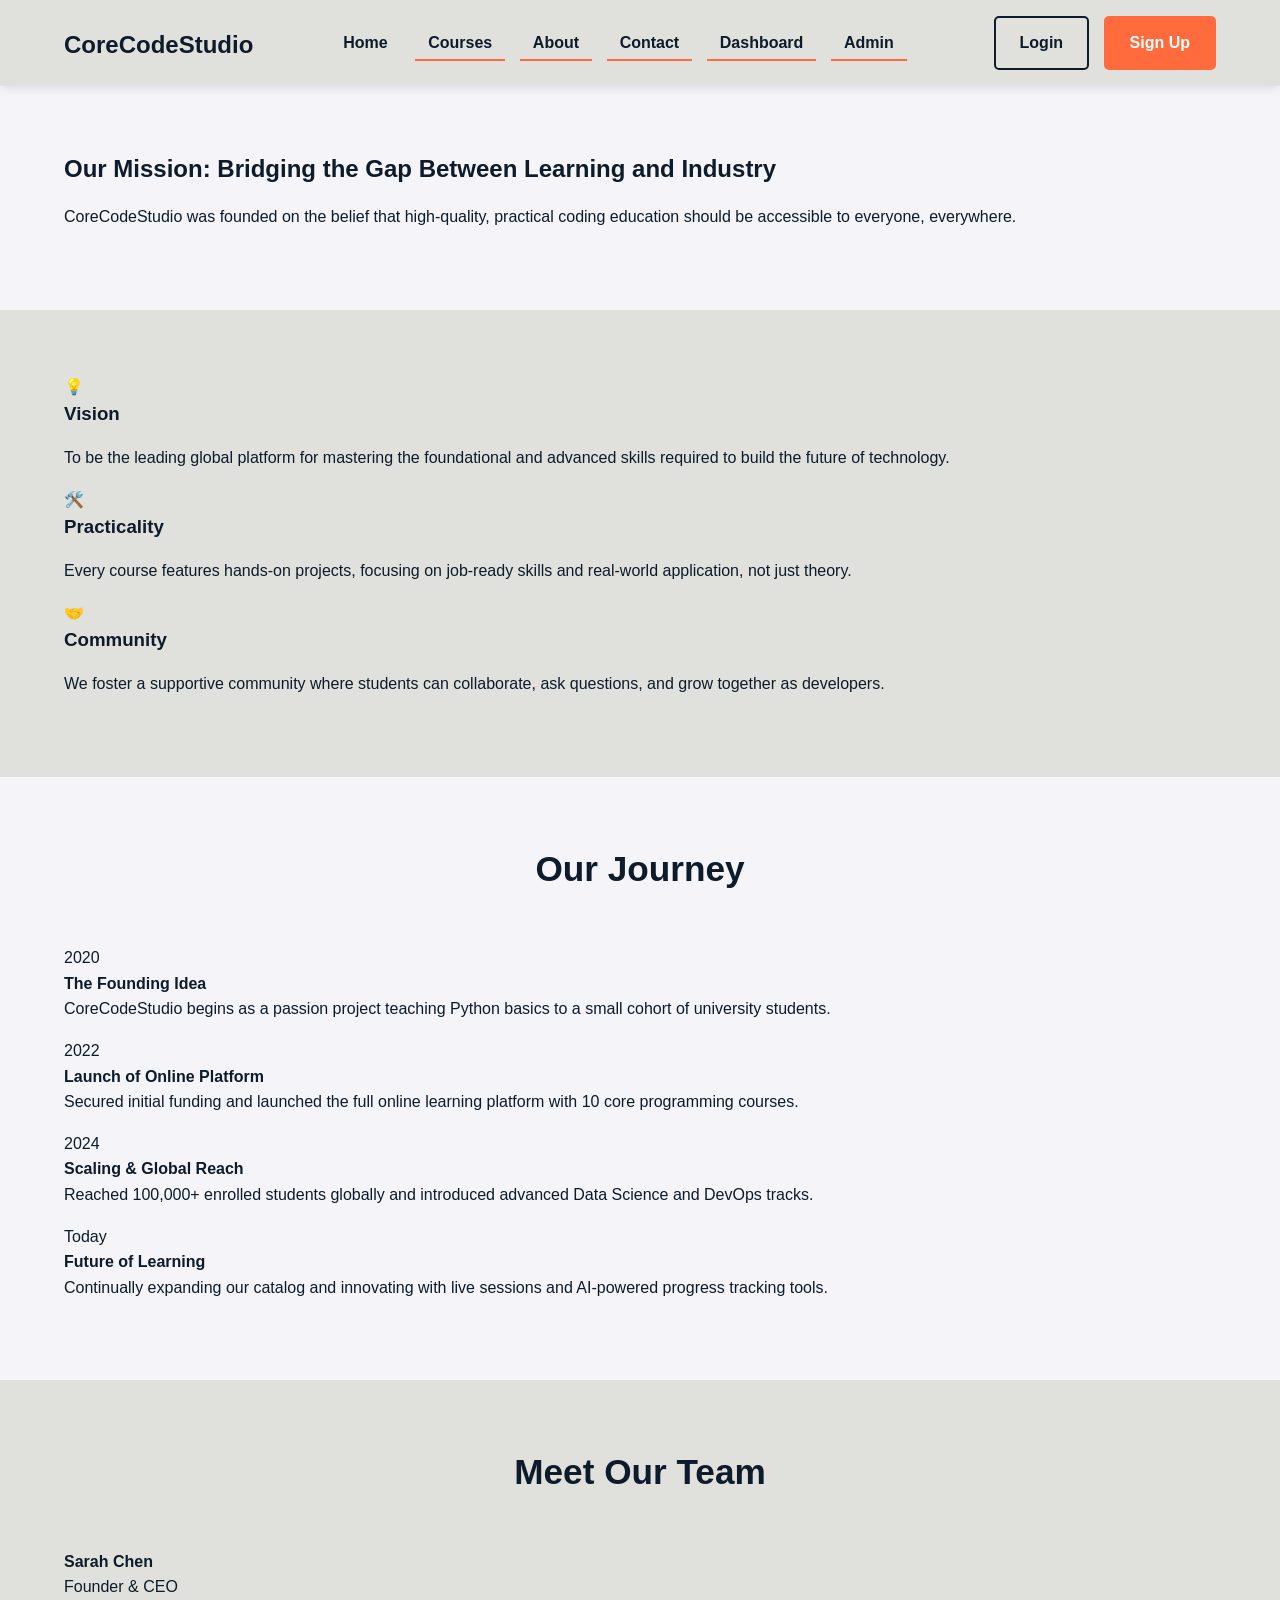
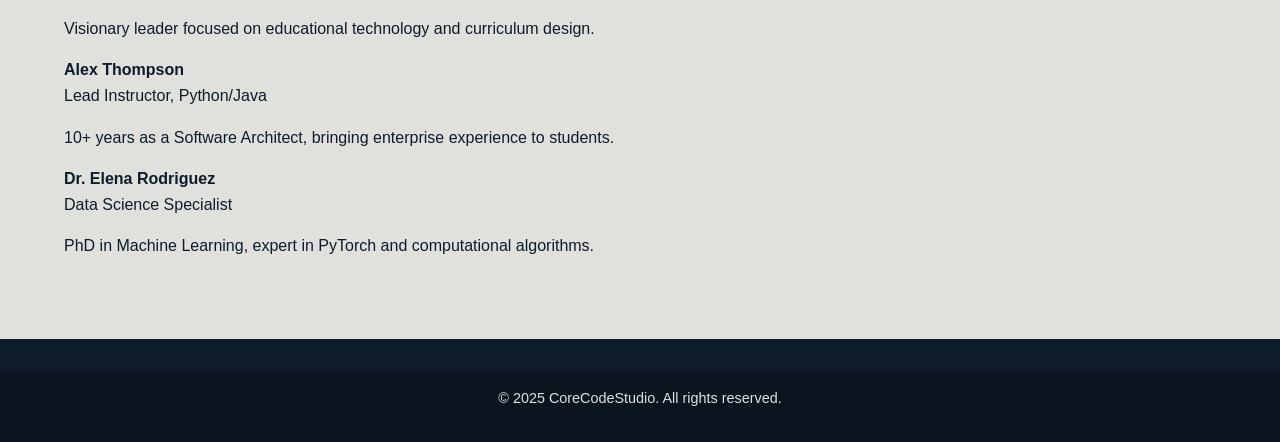
<file: about.html>
<!DOCTYPE html>
<html lang="en">
<head>
    <meta charset="UTF-8">
    <meta name="viewport" content="width=device-width, initial-scale=1.0">
    <title>About Us - CoreCodeStudio</title>
    <link rel="stylesheet" href="style.css">
</head>
<body>

    <header class="main-header">
        <div class="container nav-content">
            <h1 class="logo"><a href="index.html">CoreCodeStudio</a></h1>
            <nav class="main-nav">
                <ul>
                    <li><a href="index.html" class="active">Home</a></li>
                    <li><a href="course.html">Courses</a></li>
                    <li><a href="about.html">About</a></li>
                    <li><a href="contact.html">Contact</a></li>
                    <li><a href="dashboard.html">Dashboard</a></li>
                    <li><a href="admin.html">Admin</a></li>
                </ul>
            </nav>
            <div class="auth-buttons">
                <a href="login.html" class="btn btn-secondary">Login</a>
                <a href="signup.html" class="btn btn-primary">Sign Up</a>
            </div>
        </div>
    </header>

    <main>
        
        <section class="about-hero section-padding">
            <div class="container">
                <h2>Our Mission: Bridging the Gap Between Learning and Industry</h2>
                <p class="mission-tagline">CoreCodeStudio was founded on the belief that high-quality, practical coding education should be accessible to everyone, everywhere.</p>
            </div>
        </section>

        <section class="vision-values bg-light section-padding">
            <div class="container values-grid">
                
                <div class="value-item">
                    <span class="value-icon">💡</span>
                    <h3>Vision</h3>
                    <p>To be the leading global platform for mastering the foundational and advanced skills required to build the future of technology.</p>
                </div>
                
                <div class="value-item">
                    <span class="value-icon">🛠️</span>
                    <h3>Practicality</h3>
                    <p>Every course features hands-on projects, focusing on job-ready skills and real-world application, not just theory.</p>
                </div>
                
                <div class="value-item">
                    <span class="value-icon">🤝</span>
                    <h3>Community</h3>
                    <p>We foster a supportive community where students can collaborate, ask questions, and grow together as developers.</p>
                </div>
            </div>
        </section>

        <section class="studio-story section-padding">
            <div class="container">
                <h3 class="section-title">Our Journey</h3>
                <div class="timeline">
                    <div class="timeline-item">
                        <span class="timeline-year">2020</span>
                        <h4>The Founding Idea</h4>
                        <p>CoreCodeStudio begins as a passion project teaching Python basics to a small cohort of university students.</p>
                    </div>
                    <div class="timeline-item">
                        <span class="timeline-year">2022</span>
                        <h4>Launch of Online Platform</h4>
                        <p>Secured initial funding and launched the full online learning platform with 10 core programming courses.</p>
                    </div>
                    <div class="timeline-item">
                        <span class="timeline-year">2024</span>
                        <h4>Scaling & Global Reach</h4>
                        <p>Reached 100,000+ enrolled students globally and introduced advanced Data Science and DevOps tracks.</p>
                    </div>
                    <div class="timeline-item">
                        <span class="timeline-year">Today</span>
                        <h4>Future of Learning</h4>
                        <p>Continually expanding our catalog and innovating with live sessions and AI-powered progress tracking tools.</p>
                    </div>
                </div>
            </div>
        </section>

        <section class="team-section bg-light section-padding">
            <div class="container">
                <h3 class="section-title">Meet Our Team</h3>
                <div class="team-grid">
                    
                    <div class="team-member-card">
                        <div class="member-photo"></div>
                        <h4>Sarah Chen</h4>
                        <p class="member-title">Founder & CEO</p>
                        <p class="member-bio">Visionary leader focused on educational technology and curriculum design.</p>
                    </div>
                    
                    <div class="team-member-card">
                        <div class="member-photo"></div>
                        <h4>Alex Thompson</h4>
                        <p class="member-title">Lead Instructor, Python/Java</p>
                        <p class="member-bio">10+ years as a Software Architect, bringing enterprise experience to students.</p>
                    </div>
                    
                    <div class="team-member-card">
                        <div class="member-photo"></div>
                        <h4>Dr. Elena Rodriguez</h4>
                        <p class="member-title">Data Science Specialist</p>
                        <p class="member-bio">PhD in Machine Learning, expert in PyTorch and computational algorithms.</p>
                    </div>
                </div>
            </div>
        </section>
    </main>

    <footer class="main-footer">
        <div class="footer-bottom">
            <p>&copy; 2025 CoreCodeStudio. All rights reserved.</p>
        </div>
    </footer>
    
    

    <script src="javascript.js" defer></script>
</body>
</html>
</file>
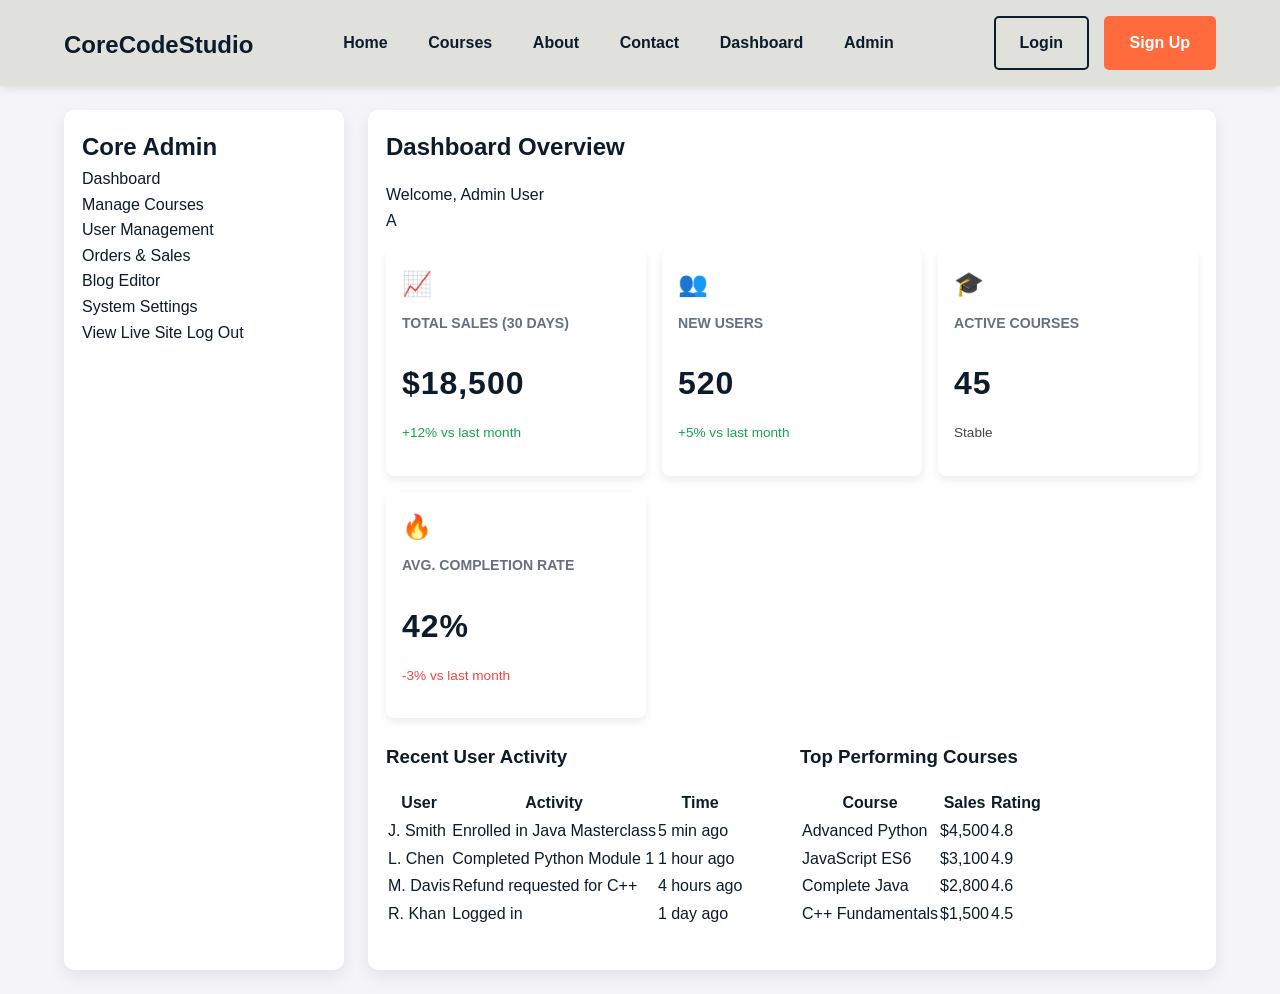
<file: admin.html>
<!DOCTYPE html>
<html lang="en">
<head>
    <meta charset="UTF-8">
    <meta name="viewport" content="width=device-width, initial-scale=1.0">
    <title>Admin Dashboard - CoreCodeStudio</title>
    <link rel="stylesheet" href="style.css">
</head>
<body>

    <header class="main-header">
        <div class="container nav-content">
            <h1 class="logo"><a href="index.html">CoreCodeStudio</a></h1>
            <nav class="main-nav">
                <ul>
                    <li><a href="index.html" class="active">Home</a></li>
                    <li><a href="course.html">Courses</a></li>
                    <li><a href="about.html">About</a></li>
                    <li><a href="contact.html">Contact</a></li>
                    <li><a href="dashboard.html">Dashboard</a></li>
                    <li><a href="admin.html">Admin</a></li>
                </ul>
            </nav>
            <div class="auth-buttons">
                <a href="login.html" class="btn btn-secondary">Login</a>
                <a href="signup.html" class="btn btn-primary">Sign Up</a>
            </div>
        </div>
    </header>

    <div class="admin-wrapper">
        
        <aside class="admin-sidebar">
            <h1 class="admin-logo"><a href="admin.html">Core Admin</a></h1>
            <nav class="admin-nav">
                <ul>
                    <li><a href="#" class="active">Dashboard</a></li>
                    <li><a href="#">Manage Courses</a></li>
                    <li><a href="#">User Management</a></li>
                    <li><a href="#">Orders & Sales</a></li>
                    <li><a href="#">Blog Editor</a></li>
                    <li><a href="#">System Settings</a></li>
                </ul>
            </nav>
            <div class="admin-footer-links">
                <a href="index.html">View Live Site</a>
                <a href="login.html" class="logout-btn">Log Out</a>
            </div>
        </aside>

        <main class="admin-content-area">
            
            <header class="admin-header">
                <h2>Dashboard Overview</h2>
                <div class="admin-user-info">
                    <span class="user-name">Welcome, Admin User</span>
                    <div class="profile-placeholder">A</div>
                </div>
            </header>

            <section class="stats-grid">
                
                <div class="stat-card">
                    <span class="stat-icon">📈</span>
                    <p class="stat-label">Total Sales (30 Days)</p>
                    <p class="stat-value">$18,500</p>
                    <p class="stat-trend trend-up">+12% vs last month</p>
                </div>

                <div class="stat-card">
                    <span class="stat-icon">👥</span>
                    <p class="stat-label">New Users</p>
                    <p class="stat-value">520</p>
                    <p class="stat-trend trend-up">+5% vs last month</p>
                </div>

                <div class="stat-card">
                    <span class="stat-icon">🎓</span>
                    <p class="stat-label">Active Courses</p>
                    <p class="stat-value">45</p>
                    <p class="stat-trend trend-neutral">Stable</p>
                </div>
                
                <div class="stat-card">
                    <span class="stat-icon">🔥</span>
                    <p class="stat-label">Avg. Completion Rate</p>
                    <p class="stat-value">42%</p>
                    <p class="stat-trend trend-down">-3% vs last month</p>
                </div>
            </section>

            <section class="data-panels-grid">
                
                <div class="panel recent-activity">
                    <h3>Recent User Activity</h3>
                    <table>
                        <thead>
                            <tr>
                                <th>User</th>
                                <th>Activity</th>
                                <th>Time</th>
                            </tr>
                        </thead>
                        <tbody>
                            <tr><td>J. Smith</td><td>Enrolled in Java Masterclass</td><td>5 min ago</td></tr>
                            <tr><td>L. Chen</td><td>Completed Python Module 1</td><td>1 hour ago</td></tr>
                            <tr><td>M. Davis</td><td>Refund requested for C++</td><td>4 hours ago</td></tr>
                            <tr><td>R. Khan</td><td>Logged in</td><td>1 day ago</td></tr>
                        </tbody>
                    </table>
                </div>

                <div class="panel top-courses">
                    <h3>Top Performing Courses</h3>
                    <table>
                        <thead>
                            <tr>
                                <th>Course</th>
                                <th>Sales</th>
                                <th>Rating</th>
                            </tr>
                        </thead>
                        <tbody>
                            <tr><td>Advanced Python</td><td>$4,500</td><td>4.8</td></tr>
                            <tr><td>JavaScript ES6</td><td>$3,100</td><td>4.9</td></tr>
                            <tr><td>Complete Java</td><td>$2,800</td><td>4.6</td></tr>
                            <tr><td>C++ Fundamentals</td><td>$1,500</td><td>4.5</td></tr>
                        </tbody>
                    </table>
                </div>
            </section>
        </main>
    </div>
       
    

    <script src="javascript.js" defer></script>
</body>
</html>
</file>
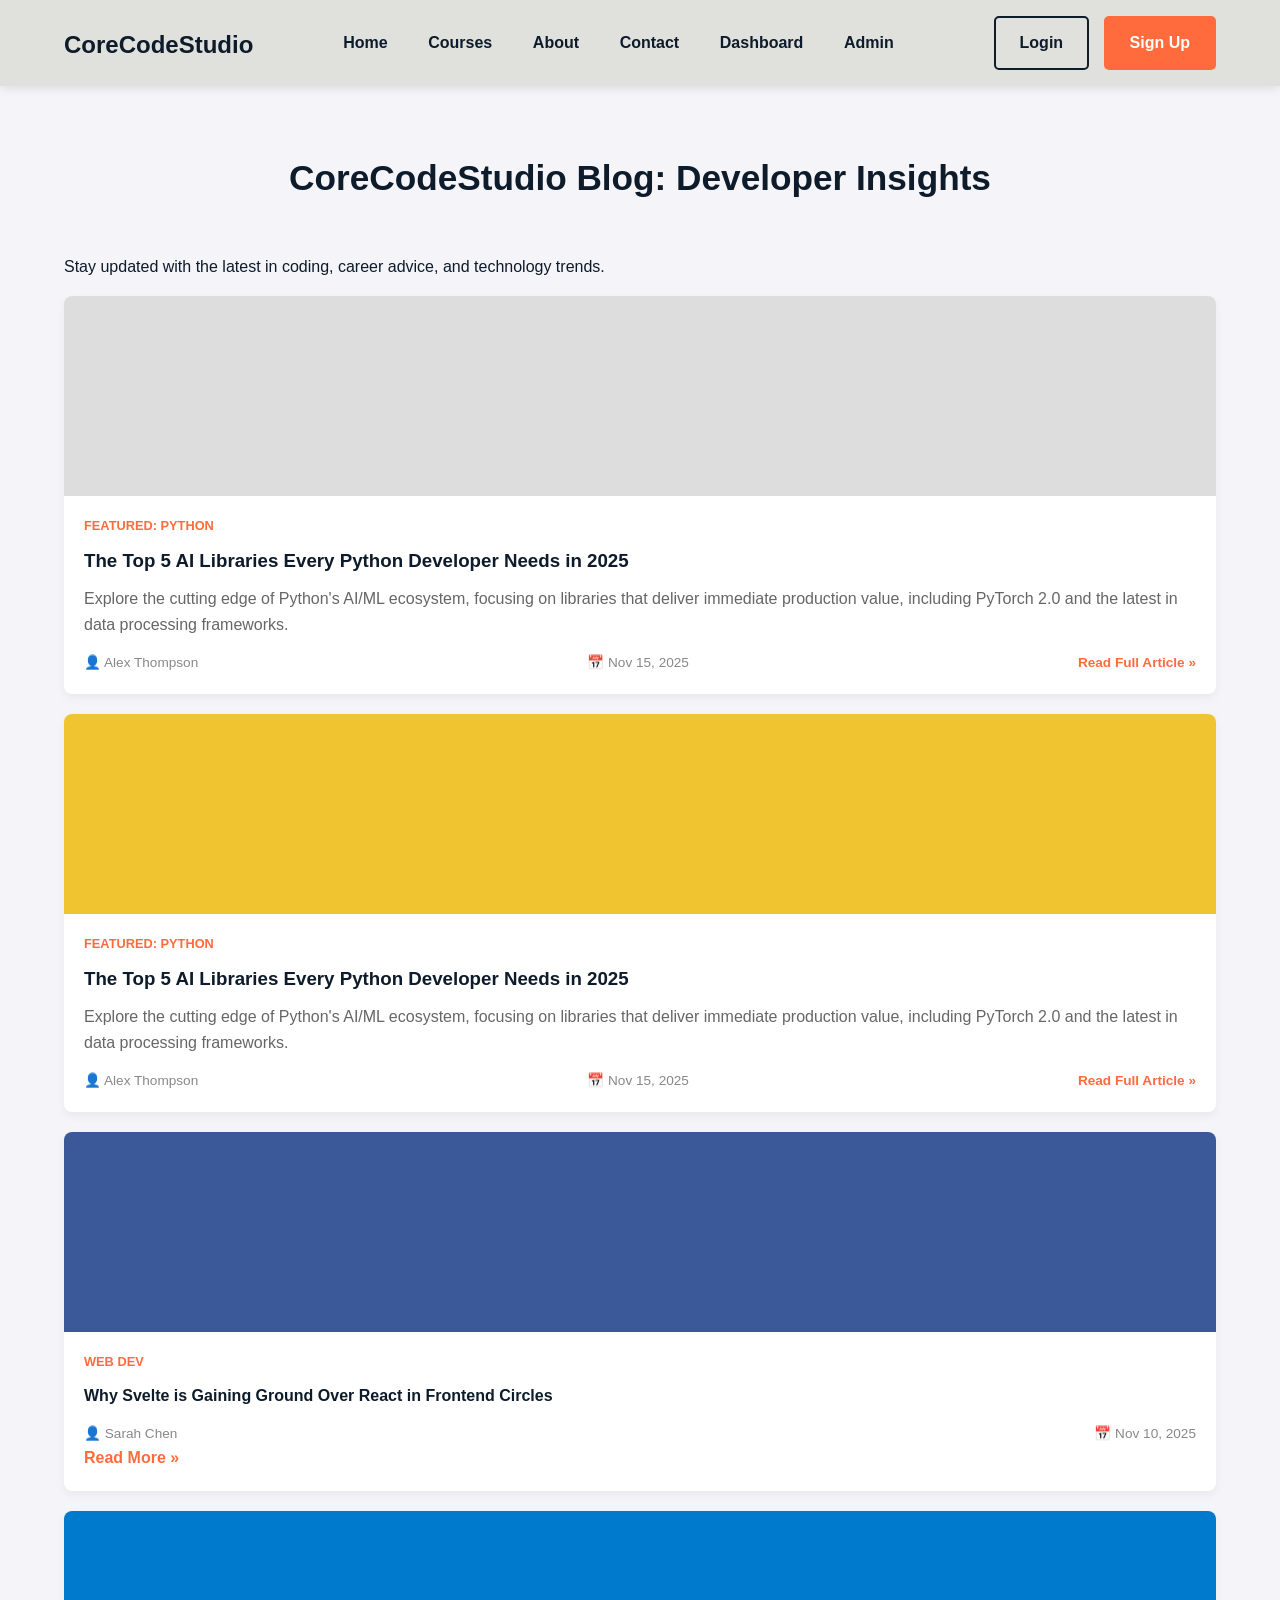
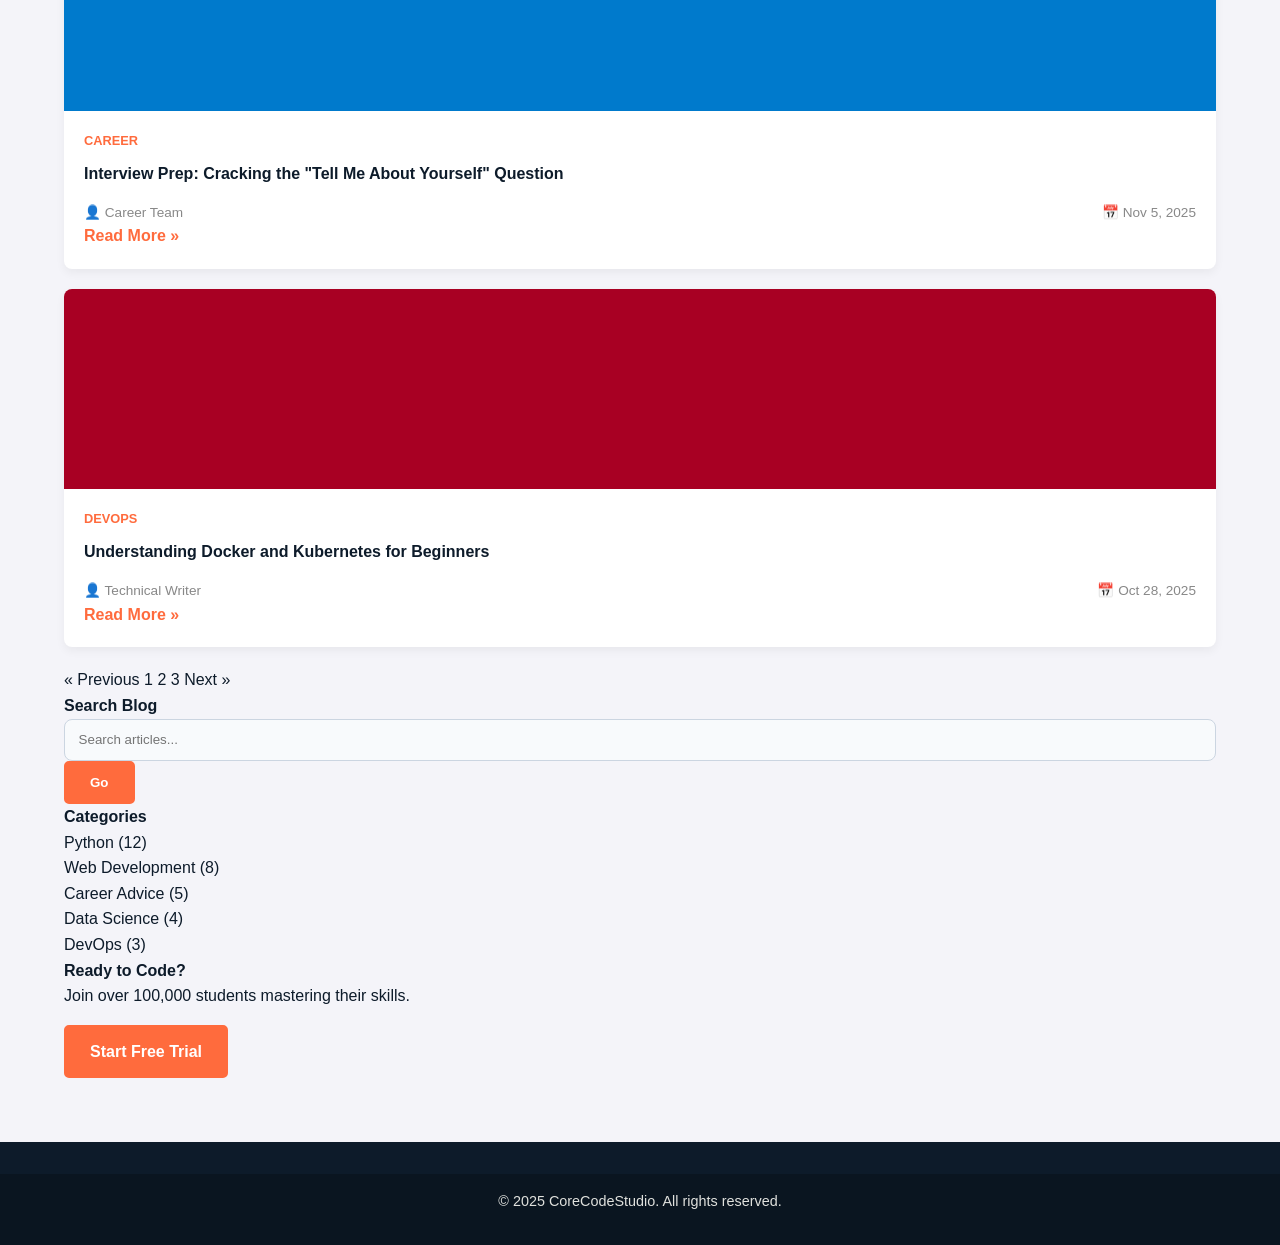
<file: blog.html>
<!DOCTYPE html>
<html lang="en">
<head>
    <meta charset="UTF-8">
    <meta name="viewport" content="width=device-width, initial-scale=1.0">
    <title>Blog & Resources - CoreCodeStudio</title>
    <link rel="stylesheet" href="style.css">
</head>
<body>

    <header class="main-header">
        <div class="container nav-content">
            <h1 class="logo"><a href="index.html">CoreCodeStudio</a></h1>
            <nav class="main-nav">
               <ul>
                    <li><a href="index.html" class="active">Home</a></li>
                    <li><a href="course.html">Courses</a></li>
                    <li><a href="about.html">About</a></li>
                    <li><a href="contact.html">Contact</a></li>
                    <li><a href="dashboard.html">Dashboard</a></li>
                    <li><a href="admin.html">Admin</a></li>
               </ul>
            </nav>
            <div class="auth-buttons">
                <a href="login.html" class="btn btn-secondary">Login</a>
                <a href="signup.html" class="btn btn-primary">Sign Up</a>
            </div>
        </div>
    </header>

    <main class="blog-main section-padding">
        <div class="container">
            <h2 class="section-title">CoreCodeStudio Blog: Developer Insights</h2>
            <p class="section-subtitle">Stay updated with the latest in coding, career advice, and technology trends.</p>

            <div class="blog-grid-layout">
                
                <section class="article-list">
                    
                    <article class="blog-post-card featured">
                        <div class="post-image featured-placeholder"></div>
                        <div class="post-content">
                            <span class="post-category">FEATURED: PYTHON</span>
                            <h3>The Top 5 AI Libraries Every Python Developer Needs in 2025</h3>
                            <p class="post-summary">Explore the cutting edge of Python's AI/ML ecosystem, focusing on libraries that deliver immediate production value, including PyTorch 2.0 and the latest in data processing frameworks.</p>
                            <div class="post-meta">
                                <span>👤 Alex Thompson</span>
                                <span>📅 Nov 15, 2025</span>
                                <a href="#" class="read-more">Read Full Article &raquo;</a>
                            </div>
                        </div>
                    </article>

                    <article class="blog-post-card">
                        <div class="post-image featured"></div>
                        <div class="post-content">
                            <span class="post-category">FEATURED: PYTHON</span>
                            <h3>The Top 5 AI Libraries Every Python Developer Needs in 2025</h3>
                            <p class="post-summary">Explore the cutting edge of Python's AI/ML ecosystem, focusing on libraries that deliver immediate production value, including PyTorch 2.0 and the latest in data processing frameworks.</p>
                            <div class="post-meta">
                                <span>👤 Alex Thompson</span>
                                <span>📅 Nov 15, 2025</span>
                                <a href="#" class="read-more">Read Full Article &raquo;</a>
                            </div>
                        </div>
                    </article>

                    <article class="blog-post-card">
                        <div class="post-image webdev"></div>
                        <div class="post-content">
                            <span class="post-category">WEB DEV</span>
                            <h4>Why Svelte is Gaining Ground Over React in Frontend Circles</h4>
                            <div class="post-meta">
                                <span>👤 Sarah Chen</span>
                                <span>📅 Nov 10, 2025</span>
                            </div>
                            <a href="#" class="read-more">Read More &raquo;</a>
                        </div>
                    </article>
                    
                    <article class="blog-post-card">
                        <div class="post-image career"></div>
                        <div class="post-content">
                            <span class="post-category">CAREER</span>
                            <h4>Interview Prep: Cracking the "Tell Me About Yourself" Question</h4>
                            <div class="post-meta">
                                <span>👤 Career Team</span>
                                <span>📅 Nov 5, 2025</span>
                            </div>
                            <a href="#" class="read-more">Read More &raquo;</a>
                        </div>
                    </article>
                    
                    <article class="blog-post-card">
                        <div class="post-image devops"></div>
                        <div class="post-content">
                            <span class="post-category">DEVOPS</span>
                            <h4>Understanding Docker and Kubernetes for Beginners</h4>
                            <div class="post-meta">
                                <span>👤 Technical Writer</span>
                                <span>📅 Oct 28, 2025</span>
                            </div>
                            <a href="#" class="read-more">Read More &raquo;</a>
                        </div>
                    </article>

                    <div class="pagination">
                        <a href="#">&laquo; Previous</a>
                        <a href="#" class="active">1</a>
                        <a href="#">2</a>
                        <a href="#">3</a>
                        <a href="#">Next &raquo;</a>
                    </div>

                </section>

                <aside class="blog-sidebar">
                    
                    <div class="sidebar-block search-block">
                        <h4>Search Blog</h4>
                        <input type="text" placeholder="Search articles...">
                        <button class="btn btn-primary btn-full-width">Go</button>
                    </div>

                    <div class="sidebar-block categories-block">
                        <h4>Categories</h4>
                        <ul>
                            <li><a href="#">Python (12)</a></li>
                            <li><a href="#">Web Development (8)</a></li>
                            <li><a href="#">Career Advice (5)</a></li>
                            <li><a href="#">Data Science (4)</a></li>
                            <li><a href="#">DevOps (3)</a></li>
                        </ul>
                    </div>

                    <div class="sidebar-block cta-block">
                        <h4>Ready to Code?</h4>
                        <p>Join over 100,000 students mastering their skills.</p>
                        <a href="signup.html" class="btn btn-primary btn-full-width">Start Free Trial</a>
                    </div>
                </aside>

            </div>
        </div>
    </main>

    <footer class="main-footer">
        <div class="footer-bottom">
            <p>&copy; 2025 CoreCodeStudio. All rights reserved.</p>
        </div>
    </footer>
       
    

    <script src="javascript.js" defer></script>
</body>
</html>
</file>
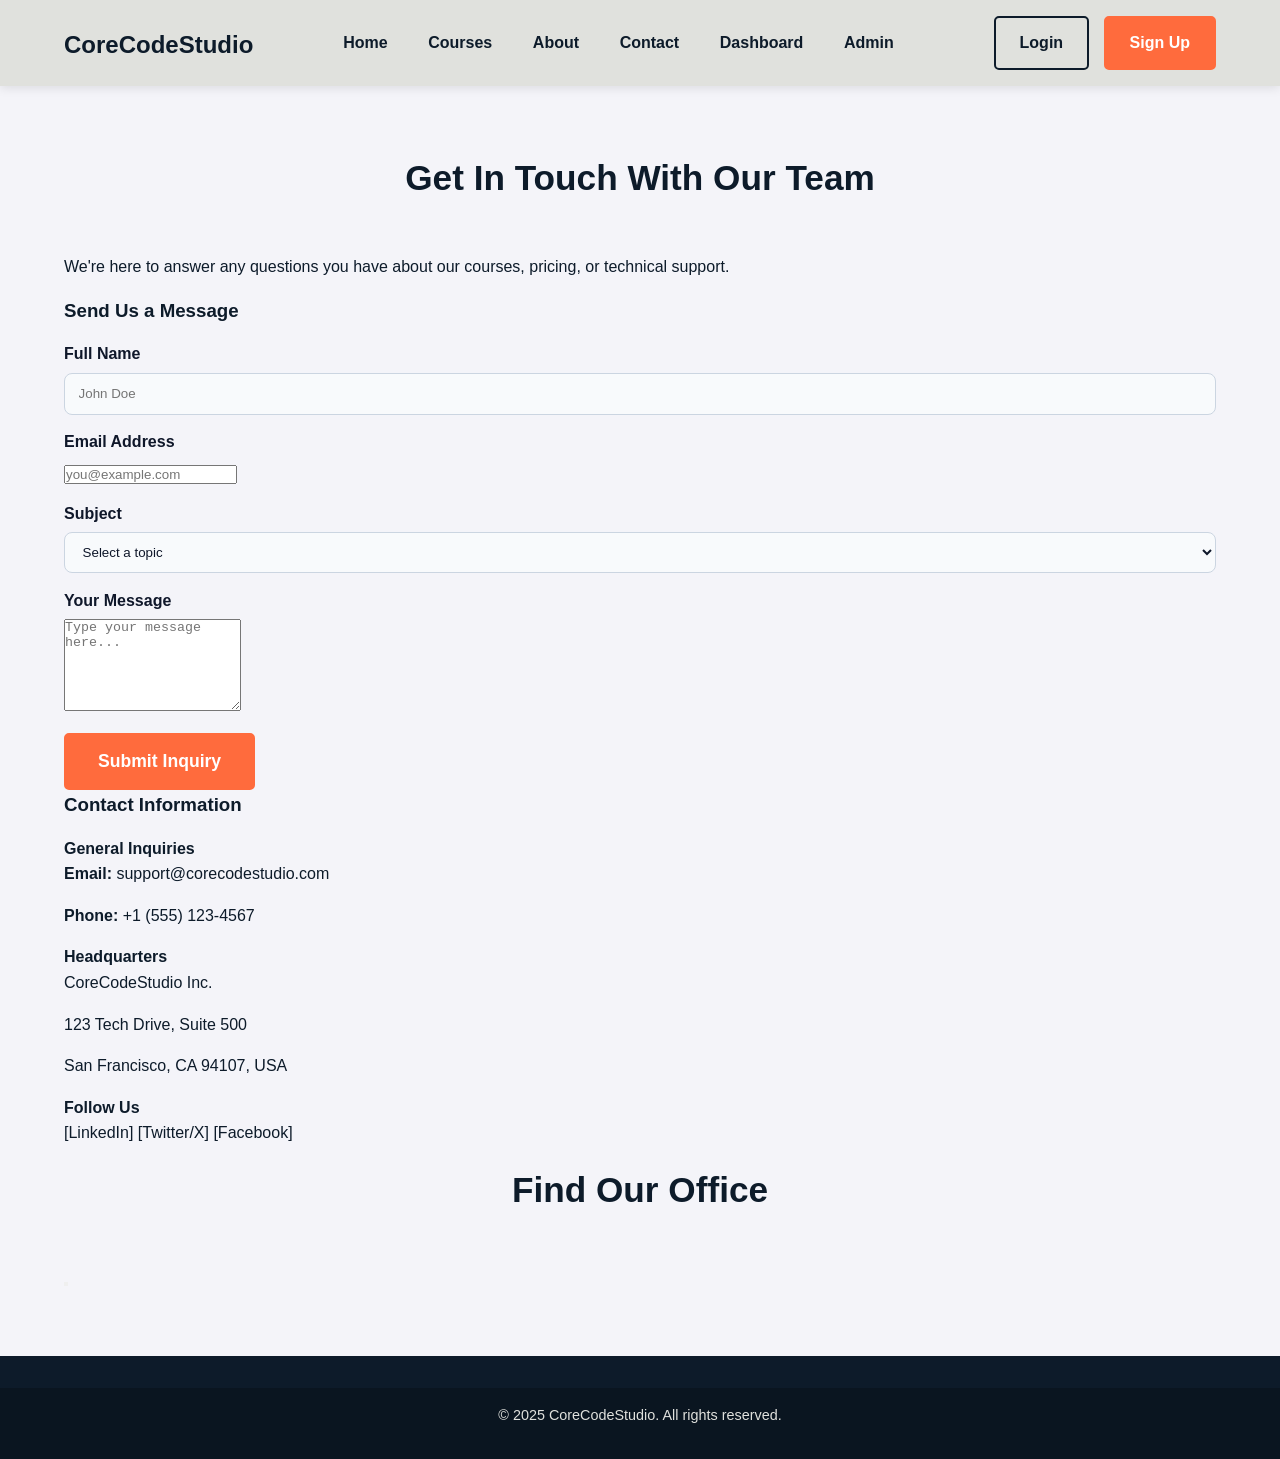
<file: contact.html>
<!DOCTYPE html>
<html lang="en">
<head>
    <meta charset="UTF-8">
    <meta name="viewport" content="width=device-width, initial-scale=1.0">
    <title>Contact Us - CoreCodeStudio</title>
    <link rel="stylesheet" href="style.css">
</head>
<body>

    <header class="main-header">
        <div class="container nav-content">
            <h1 class="logo"><a href="index.html">CoreCodeStudio</a></h1>
            <nav class="main-nav">
               <ul>
                    <li><a href="index.html" class="active">Home</a></li>
                    <li><a href="course.html">Courses</a></li>
                    <li><a href="about.html">About</a></li>
                    <li><a href="contact.html">Contact</a></li>
                    <li><a href="dashboard.html">Dashboard</a></li>
                    <li><a href="admin.html">Admin</a></li>
               </ul>
            </nav>
            <div class="auth-buttons">
                <a href="login.html" class="btn btn-secondary">Login</a>
                <a href="signup.html" class="btn btn-primary">Sign Up</a>
            </div>
        </div>
    </header>

    <main class="contact-main section-padding">
        <div class="container">
            <h2 class="section-title">Get In Touch With Our Team</h2>
            <p class="section-subtitle">We're here to answer any questions you have about our courses, pricing, or technical support.</p>

            <div class="contact-grid">
                
                <section class="contact-form-container">
                    <h3>Send Us a Message</h3>
                    <form action="#" method="POST" class="contact-form">
                        
                        <div class="form-group">
                            <label for="name">Full Name</label>
                            <input type="text" id="name" name="name" required placeholder="John Doe">
                        </div>
                        
                        <div class="form-group">
                            <label for="email">Email Address</label>
                            <input type="email" id="email" name="email" required placeholder="you@example.com">
                        </div>
                        
                        <div class="form-group">
                            <label for="subject">Subject</label>
                            <select id="subject" name="subject" required>
                                <option value="" disabled selected>Select a topic</option>
                                <option value="sales">Course Inquiry/Sales</option>
                                <option value="support">Technical Support</option>
                                <option value="billing">Billing/Payment Question</option>
                                <option value="other">Other Inquiry</option>
                            </select>
                        </div>
                        
                        <div class="form-group">
                            <label for="message">Your Message</label>
                            <textarea id="message" name="message" rows="6" required placeholder="Type your message here..."></textarea>
                        </div>
                        
                        <button type="submit" class="btn btn-primary btn-large contact-submit">Submit Inquiry</button>
                    </form>
                </section>

                <aside class="contact-info-sidebar">
                    <h3>Contact Information</h3>
                    <div class="info-block">
                        <h4>General Inquiries</h4>
                        <p><strong>Email:</strong> <a href="mailto:support@corecodestudio.com">support@corecodestudio.com</a></p>
                        <p><strong>Phone:</strong> +1 (555) 123-4567</p>
                    </div>

                    <div class="info-block">
                        <h4>Headquarters</h4>
                        <p>CoreCodeStudio Inc.</p>
                        <p>123 Tech Drive, Suite 500</p>
                        <p>San Francisco, CA 94107, USA</p>
                    </div>

                    <div class="info-block social-links">
                        <h4>Follow Us</h4>
                        <p>
                            <a href="#">[LinkedIn]</a>
                            <a href="#">[Twitter/X]</a>
                            <a href="#">[Facebook]</a>
                        </p>
                    </div>
                </aside>

            </div>
            
            <section class="location-section">
                <h3 class="section-title">Find Our Office</h3>
                <div class="map-placeholder">
                    
                </div>
            </section>

        </div>
          <div class="container nav-content">
            <div class="auth-buttons">
                <button class="menu-toggle" aria-label="Toggle navigation menu">
    <span class="bar"></span>
    <span class="bar"></span>
    <span class="bar"></span>
</button>
            </div>
        </div>
    </main>

    <footer class="main-footer">
        <div class="footer-bottom">
            <p>&copy; 2025 CoreCodeStudio. All rights reserved.</p>
        </div>
    </footer>
       
    

    <script src="javascript.js" defer></script>
</body>
</html>
</file>
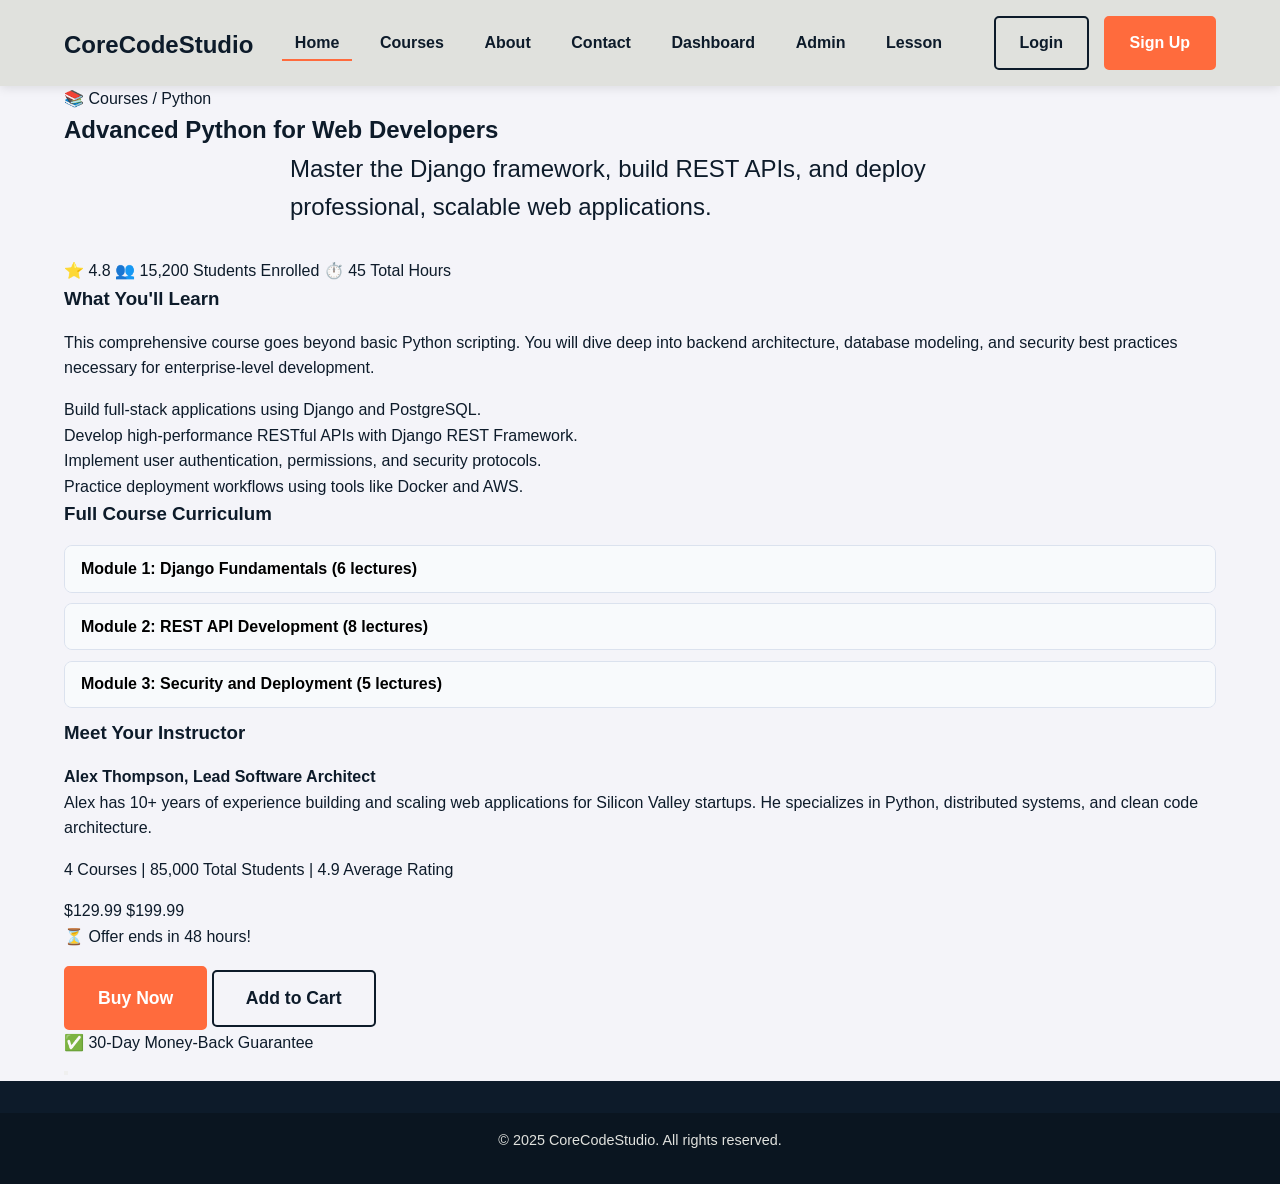
<file: course-details.html>
<!DOCTYPE html>
<html lang="en">
<head>
    <meta charset="UTF-8">
    <meta name="viewport" content="width=device-width, initial-scale=1.0">
    <title>Course Details: Advanced Python for Web - CoreCodeStudio</title>
    <link rel="stylesheet" href="style.css">
</head>
<body>

    <header class="main-header">
        <div class="container nav-content">
            <h1 class="logo"><a href="index.html">CoreCodeStudio</a></h1>
            <nav class="main-nav">
                <ul>
                    <li><a href="index.html" class="active">Home</a></li>
                    <li><a href="course.html">Courses</a></li>
                    <li><a href="about.html">About</a></li>
                    <li><a href="contact.html">Contact</a></li>
                    <li><a href="dashboard.html">Dashboard</a></li>
                    <li><a href="admin.html">Admin</a></li>
                    <li><a href="lesson.html">Lesson</a></li>
                </ul>
            </nav>
            <div class="auth-buttons">
                <a href="login.html" class="btn btn-secondary">Login</a>
                <a href="signup.html" class="btn btn-primary">Sign Up</a>
            </div>
        </div>
    </header>

    <main>
        
        <section class="course-hero">
            <div class="container hero-content">
                <div class="breadcrumbs">
                    <a href="course.html">📚 Courses</a> / Python
                </div>
                <h1>Advanced Python for Web Developers</h1>
                <p class="course-tagline">Master the Django framework, build REST APIs, and deploy professional, scalable web applications.</p>
                <div class="course-meta-bar">
                    <span class="rating">⭐ 4.8</span>
                    <span class="students">👥 15,200 Students Enrolled</span>
                    <span class="duration">⏱️ 45 Total Hours</span>
                </div>
            </div>
        </section>

        <section class="course-main-content">
            <div class="container content-grid">
                
                <div class="main-info">
                    
                    <div class="info-section description">
                        <h3>What You'll Learn</h3>
                        <p>This comprehensive course goes beyond basic Python scripting. You will dive deep into backend architecture, database modeling, and security best practices necessary for enterprise-level development.</p>
                        <ul>
                            <li>Build full-stack applications using Django and PostgreSQL.</li>
                            <li>Develop high-performance RESTful APIs with Django REST Framework.</li>
                            <li>Implement user authentication, permissions, and security protocols.</li>
                            <li>Practice deployment workflows using tools like Docker and AWS.</li>
                        </ul>
                    </div>

                    <div class="info-section curriculum">
                        <h3>Full Course Curriculum</h3>
                        <div class="accordion">
                            <div class="accordion-item">
                                <button class="accordion-header">Module 1: Django Fundamentals (6 lectures)</button>
                                <div class="accordion-content">
                                    <ul>
                                        <li>Introduction to MVT Architecture</li>
                                        <li>Setting up your first Django Project</li>
                                        <li>Database Models and Migrations (Lecture Video)</li>
                                    </ul>
                                </div>
                            </div>
                            <div class="accordion-item">
                                <button class="accordion-header">Module 2: REST API Development (8 lectures)</button>
                                <div class="accordion-content">
                                    <ul>
                                        <li>Building Serializers and Views</li>
                                        <li>Working with ViewSets and Routers</li>
                                        <li>Token Authentication (Quiz)</li>
                                    </ul>
                                </div>
                            </div>
                            <div class="accordion-item">
                                <button class="accordion-header">Module 3: Security and Deployment (5 lectures)</button>
                                <div class="accordion-content">
                                    <ul>
                                        <li>Handling CSRF and XSS Attacks</li>
                                        <li>Introduction to Docker Containers</li>
                                        <li>Final Project: Deploying to Production (Project File)</li>
                                    </ul>
                                </div>
                            </div>
                        </div>
                    </div>

                    <div class="info-section instructor">
                        <h3>Meet Your Instructor</h3>
                        <div class="instructor-card">
                            <div class="instructor-image"></div>
                            <div class="instructor-details">
                                <h4>Alex Thompson, Lead Software Architect</h4>
                                <p>Alex has 10+ years of experience building and scaling web applications for Silicon Valley startups. He specializes in Python, distributed systems, and clean code architecture.</p>
                                <p class="instructor-bio-meta">4 Courses | 85,000 Total Students | 4.9 Average Rating</p>
                            </div>
                        </div>
                    </div>
                </div>

                <aside class="buy-box">
                    <div class="course-thumbnail">
                        </div>
                    <div class="buy-details">
                        <span class="current-price">$129.99</span>
                        <span class="original-price">$199.99</span>
                        <p class="sale-timer">⏳ Offer ends in 48 hours!</p>
                        
                        <a href="payment.html?course=python-web" class="btn btn-primary btn-large buy-now-btn">Buy Now</a>
                        <button class="btn btn-secondary btn-large add-to-cart-btn">Add to Cart</button>

                        <div class="guarantee">
                            ✅ 30-Day Money-Back Guarantee
                        </div>
                    </div>
                </aside>

            </div>
        </section>
          <div class="container nav-content">
            <div class="auth-buttons">
                <button class="menu-toggle" aria-label="Toggle navigation menu">
    <span class="bar"></span>
    <span class="bar"></span>
    <span class="bar"></span>
</button>
            </div>
        </div>

    </main>

    <footer class="main-footer">
        <div class="footer-bottom">
            <p>&copy; 2025 CoreCodeStudio. All rights reserved.</p>
        </div>
    </footer>

     
    
    <script src="javascript.js" defer></script>
</body>
</html>
</file>
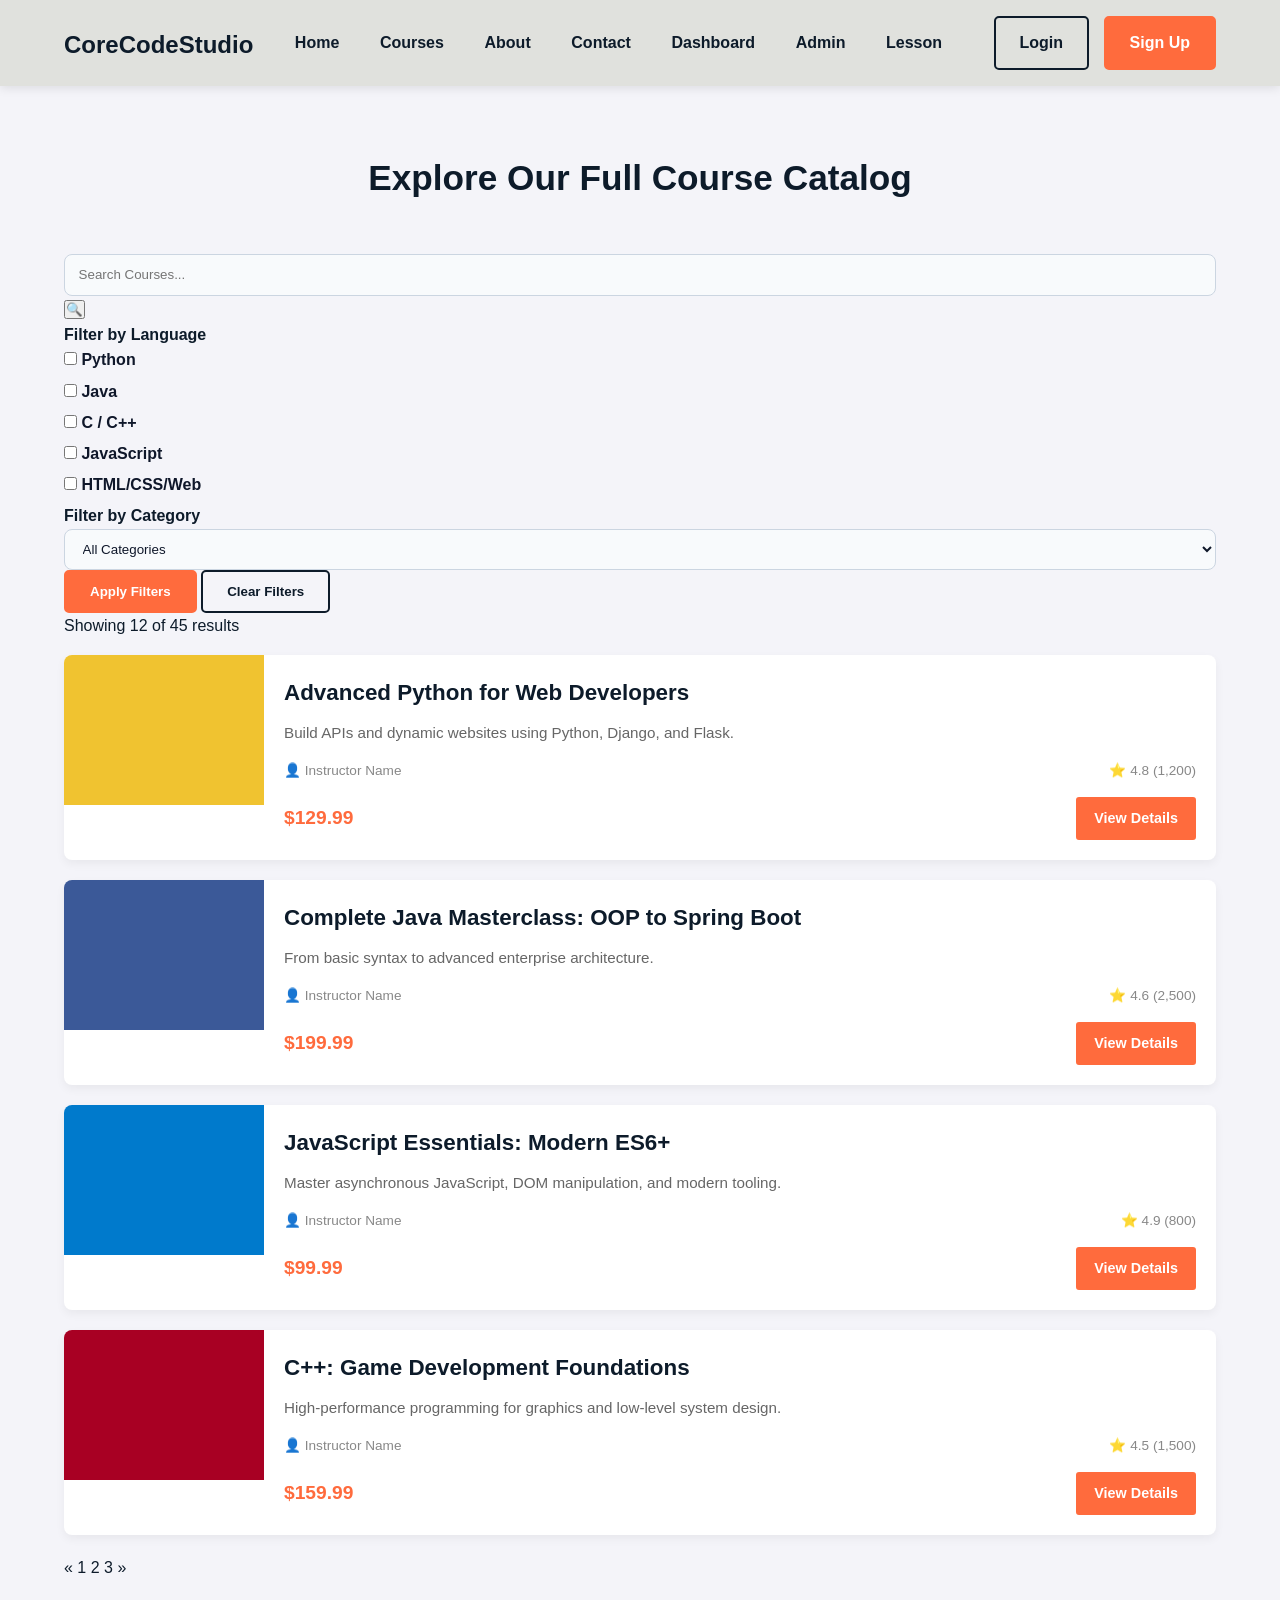
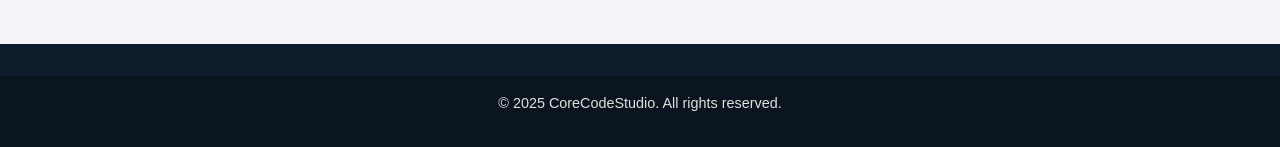
<file: course.html>
<!DOCTYPE html>
<html lang="en">
<head>
    <meta charset="UTF-8">
    <meta name="viewport" content="width=device-width, initial-scale=1.0">
    <title>All Courses - CoreCodeStudio</title>
    <link rel="stylesheet" href="style.css">
</head>
<body>

    <header class="main-header">
        <div class="container nav-content">
            <h1 class="logo"><a href="index.html">CoreCodeStudio</a></h1>
            <nav class="main-nav">
                 <ul>
                    <li><a href="index.html" class="active">Home</a></li>
                    <li><a href="course.html">Courses</a></li>
                    <li><a href="about.html">About</a></li>
                    <li><a href="contact.html">Contact</a></li>
                    <li><a href="dashboard.html">Dashboard</a></li>
                     <li><a href="admin.html">Admin</a></li>
                    <li><a href="lesson.html">Lesson</a></li>
               </ul>
            </nav>
            <div class="auth-buttons">
                <a href="login.html" class="btn btn-secondary">Login</a>
                <a href="signup.html" class="btn btn-primary">Sign Up</a>
            </div>
        </div>
    </header>

    <main class="courses-main section-padding">
        <div class="container">
            <h2 class="section-title">Explore Our Full Course Catalog</h2>

            <div class="course-page-layout">
                
                <aside class="filter-sidebar">
                    <div class="search-bar-container">
                        <input type="text" placeholder="Search Courses..." class="search-input">
                        <button class="search-button">🔍</button>
                    </div>

                    <div class="filter-group">
                        <h4>Filter by Language</h4>
                        <label class="checkbox-filter"><input type="checkbox" name="lang" value="python"> Python</label>
                        <label class="checkbox-filter"><input type="checkbox" name="lang" value="java"> Java</label>
                        <label class="checkbox-filter"><input type="checkbox" name="lang" value="c"> C / C++</label>
                        <label class="checkbox-filter"><input type="checkbox" name="lang" value="javascript"> JavaScript</label>
                        <label class="checkbox-filter"><input type="checkbox" name="lang" value="web"> HTML/CSS/Web</label>
                    </div>

                    <div class="filter-group">
                        <h4>Filter by Category</h4>
                        <select name="category" class="filter-select" aria-label="Course category filter">
                            <option value="all">All Categories</option>
                            <option value="frontend">Frontend Development</option>
                            <option value="backend">Backend Development</option>
                            <option value="data">Data Science & AI</option>
                            <option value="cyber">Cybersecurity</option>
                        </select>
                    </div>

                    <button class="btn btn-primary filter-apply">Apply Filters</button>
                    <button class="btn btn-secondary filter-clear">Clear Filters</button>
                </aside>

                <section class="course-list-area">
                    <p class="results-count">Showing 12 of 45 results</p>
                    <div class="course-grid-full">
                        
                        <div class="course-card-lg">
                            <div class="course-image python"></div>
                            <div class="course-info">
                                <h4>Advanced Python for Web Developers</h4>
                                <p class="course-desc">Build APIs and dynamic websites using Python, Django, and Flask.</p>
                                <div class="course-meta">
                                    <span>👤 Instructor Name</span>
                                    <span>⭐ 4.8 (1,200)</span>
                                </div>
                                <div class="course-actions">
                                    <span class="course-price">$129.99</span>
                                    <a href="#" class="btn btn-primary btn-card">View Details</a>
                                </div>
                            </div>
                        </div>

                        <div class="course-card-lg">
                            <div class="course-image java"></div>
                            <div class="course-info">
                                <h4>Complete Java Masterclass: OOP to Spring Boot</h4>
                                <p class="course-desc">From basic syntax to advanced enterprise architecture.</p>
                                <div class="course-meta">
                                    <span>👤 Instructor Name</span>
                                    <span>⭐ 4.6 (2,500)</span>
                                </div>
                                <div class="course-actions">
                                    <span class="course-price">$199.99</span>
                                    <a href="course-details.html?id=java-boot" class="btn btn-primary btn-card">View Details</a>
                                </div>
                            </div>
                        </div>

                        <div class="course-card-lg">
                            <div class="course-image javascript"></div>
                            <div class="course-info">
                                <h4>JavaScript Essentials: Modern ES6+</h4>
                                <p class="course-desc">Master asynchronous JavaScript, DOM manipulation, and modern tooling.</p>
                                <div class="course-meta">
                                    <span>👤 Instructor Name</span>
                                    <span>⭐ 4.9 (800)</span>
                                </div>
                                <div class="course-actions">
                                    <span class="course-price">$99.99</span>
                                    <a href="course-details.html?id=js-es6" class="btn btn-primary btn-card">View Details</a>
                                </div>
                            </div>
                        </div>
                        
                        <div class="course-card-lg">
                            <div class="course-image cpp"></div>
                            <div class="course-info">
                                <h4>C++: Game Development Foundations</h4>
                                <p class="course-desc">High-performance programming for graphics and low-level system design.</p>
                                <div class="course-meta">
                                    <span>👤 Instructor Name</span>
                                    <span>⭐ 4.5 (1,500)</span>
                                </div>
                                <div class="course-actions">
                                    <span class="course-price">$159.99</span>
                                    <a href="course-details.html?id=cpp-game" class="btn btn-primary btn-card">View Details</a>
                                </div>
                            </div>
                        </div>

                    </div>
                    
                    <div class="pagination">
                        <a href="#">&laquo;</a>
                        <a href="#" class="active">1</a>
                        <a href="#">2</a>
                        <a href="#">3</a>
                        <a href="#">&raquo;</a>
                    </div>
                </section>

            </div>
        </div>
    </main>

    <footer class="main-footer">
        <div class="footer-bottom">
            <p>&copy; 2025 CoreCodeStudio. All rights reserved.</p>
        </div>
    </footer>      
    
    <script src="javascript.js" defer></script>
</body>
</html>
</file>
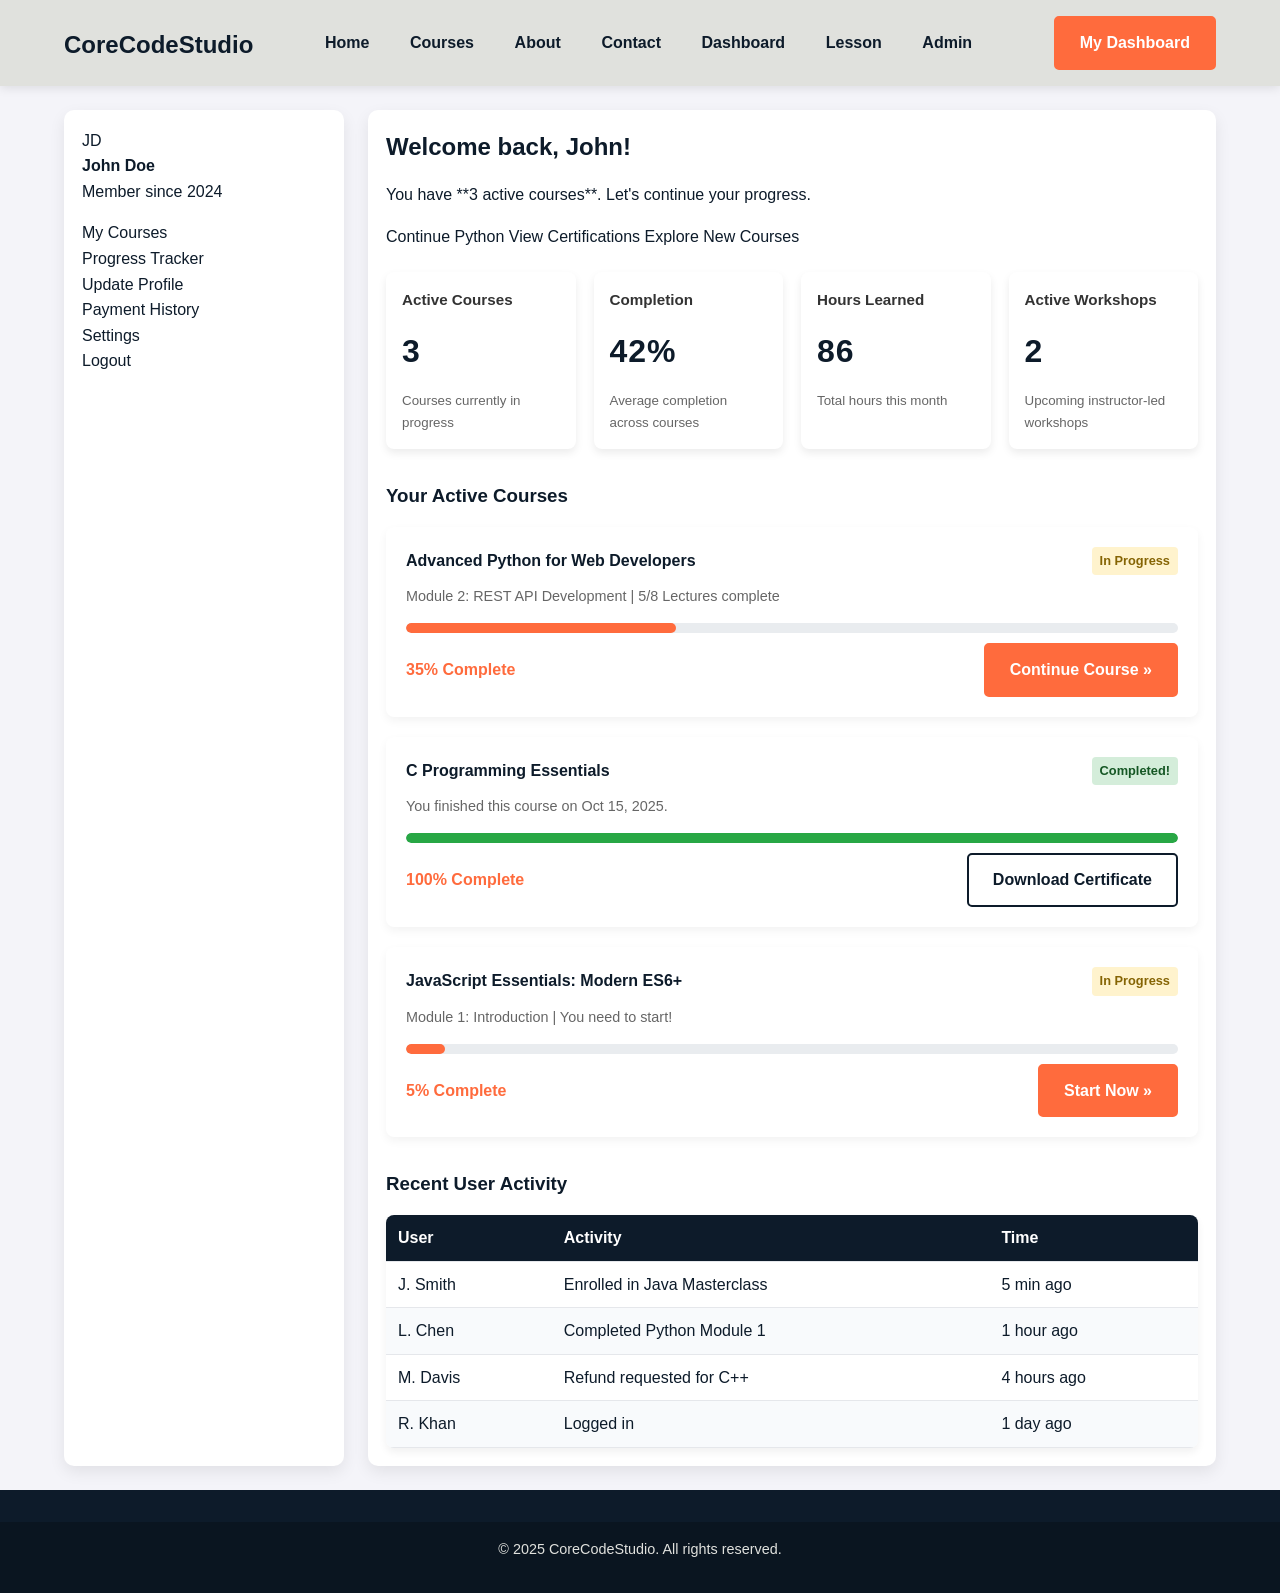
<file: dashboard.html>
<!DOCTYPE html>
<html lang="en">
<head>
    <meta charset="UTF-8">
    <meta name="viewport" content="width=device-width, initial-scale=1.0">
    <title>My Dashboard - CoreCodeStudio</title>
    <link rel="stylesheet" href="style.css">
</head>
<body>

    <header class="main-header">
        <div class="container nav-content">
            <h1 class="logo"><a href="index.html">CoreCodeStudio</a></h1>
            <nav class="main-nav">
                <ul>
                    <li><a href="index.html" class="active">Home</a></li>
                    <li><a href="course.html">Courses</a></li>
                    <li><a href="about.html">About</a></li>
                    <li><a href="contact.html">Contact</a></li>
                    <li><a href="dashboard.html">Dashboard</a></li>
                    <li><a href="lesson.html">Lesson</a></li>
                    <li><a href="admin.html">Admin</a></li>
                </ul> 
            </nav>
            <div class="auth-buttons">
                <a href="dashboard.html" class="btn btn-primary active">My Dashboard</a>
            </div>
        </div>
    </header>

    <div class="dashboard-layout">
        
        <aside class="dashboard-sidebar">
            <div class="user-profile-summary">
                <div class="profile-pic-placeholder">JD</div>
                <h4>John Doe</h4>
                <p>Member since 2024</p>
            </div>

            <nav class="dashboard-nav">
                <ul>
                    <li><a href="#" class="active">My Courses</a></li>
                    <li><a href="#">Progress Tracker</a></li>
                    <li><a href="#">Update Profile</a></li>
                    <li><a href="#">Payment History</a></li>
                    <li><a href="#">Settings</a></li>
                    <li class="logout-link"><a href="login.html">Logout</a></li>
                </ul>
            </nav>
        </aside>

        <main class="dashboard-content">
            
            <section class="welcome-section">
                <h2>Welcome back, John!</h2>
                <p>You have **3 active courses**. Let's continue your progress.</p>
                <div class="quick-links">
                    <a href="#" class="quick-link">Continue Python</a>
                    <a href="#" class="quick-link">View Certifications</a>
                    <a href="#" class="quick-link">Explore New Courses</a>
                </div>
            </section>

            <section class="dashboard-stats-grid">
                <div class="stat-card">
                    <h3>Active Courses</h3>
                    <p class="stat-value">3</p>
                    <small>Courses currently in progress</small>
                </div>
                <div class="stat-card">
                    <h3>Completion</h3>
                    <p class="stat-value">42%</p>
                    <small>Average completion across courses</small>
                </div>
                <div class="stat-card">
                    <h3>Hours Learned</h3>
                    <p class="stat-value">86</p>
                    <small>Total hours this month</small>
                </div>
                <div class="stat-card">
                    <h3>Active Workshops</h3>
                    <p class="stat-value">2</p>
                    <small>Upcoming instructor-led workshops</small>
                </div>
            </section>

            <section class="progress-list">
                <h3>Your Active Courses</h3>
                
                <div class="course-progress-card">
                    <div class="course-title-area">
                        <h4>Advanced Python for Web Developers</h4>
                        <span class="status-badge status-in-progress">In Progress</span>
                    </div>
                    <p class="course-progress-meta">Module 2: REST API Development | 5/8 Lectures complete</p>
                    <div class="progress-bar-container">
                        <div class="progress-bar progress-35"></div>
                    </div>
                    <div class="progress-footer">
                        <span class="progress-percent">35% Complete</span>
                        <a href="course-details.html?id=python-web" class="btn btn-primary btn-small">Continue Course &raquo;</a>
                    </div>
                </div>

                <div class="course-progress-card">
                    <div class="course-title-area">
                        <h4>C Programming Essentials</h4>
                        <span class="status-badge status-complete">Completed!</span>
                    </div>
                    <p class="course-progress-meta">You finished this course on Oct 15, 2025.</p>
                    <div class="progress-bar-container">
                        <div class="progress-bar progress-complete progress-100"></div>
                    </div>
                    <div class="progress-footer">
                        <span class="progress-percent">100% Complete</span>
                        <a href="#" class="btn btn-secondary btn-small">Download Certificate</a>
                    </div>
                </div>
                
                <div class="course-progress-card">
                    <div class="course-title-area">
                        <h4>JavaScript Essentials: Modern ES6+</h4>
                        <span class="status-badge status-in-progress">In Progress</span>
                    </div>
                    <p class="course-progress-meta">Module 1: Introduction | You need to start!</p>
                    <div class="progress-bar-container">
                        <div class="progress-bar progress-5"></div>
                    </div>
                    <div class="progress-footer">
                        <span class="progress-percent">5% Complete</span>
                        <a href="course-details.html?id=js-es6" class="btn btn-primary btn-small">Start Now &raquo;</a>
                    </div>
                </div>

            </section>

            <section class="activity-table-section">
                <h3>Recent User Activity</h3>
                <table class="activity-table">
                    <thead>
                        <tr>
                            <th>User</th>
                            <th>Activity</th>
                            <th>Time</th>
                        </tr>
                    </thead>
                    <tbody>
                        <tr><td>J. Smith</td><td>Enrolled in Java Masterclass</td><td>5 min ago</td></tr>
                        <tr><td>L. Chen</td><td>Completed Python Module 1</td><td>1 hour ago</td></tr>
                        <tr><td>M. Davis</td><td>Refund requested for C++</td><td>4 hours ago</td></tr>
                        <tr><td>R. Khan</td><td>Logged in</td><td>1 day ago</td></tr>
                    </tbody>
                </table>
            </section>

        </main>
    </div>

    <footer class="main-footer">
        <div class="footer-bottom">
            <p>&copy; 2025 CoreCodeStudio. All rights reserved.</p>
        </div>
    </footer>

    
    
    <script src="javascript.js" defer></script>
</body>
</html>
</file>
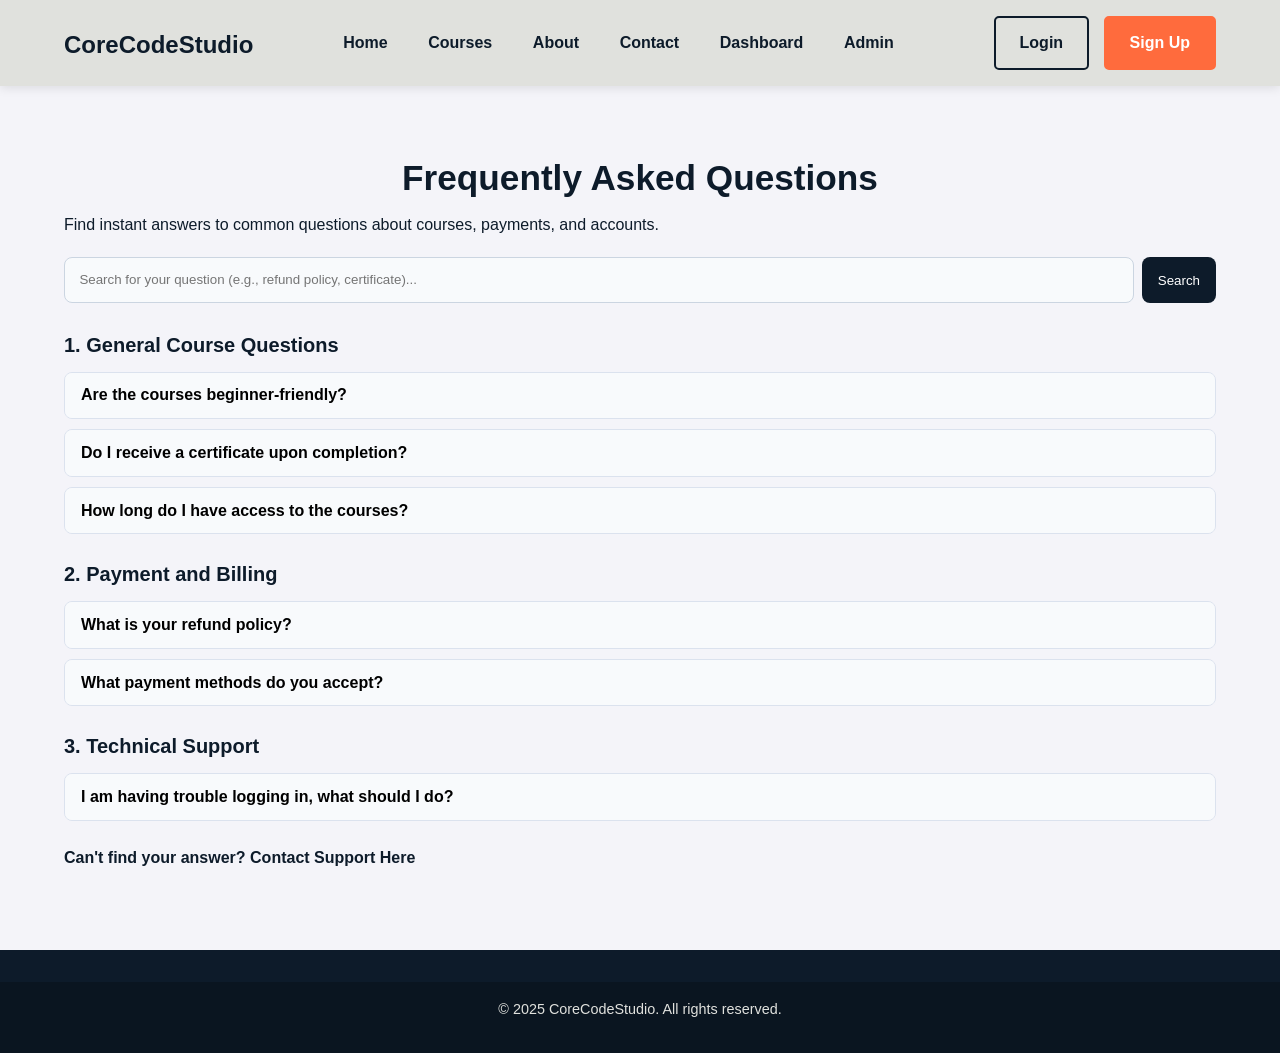
<file: FAQ.html>
<!DOCTYPE html>
<html lang="en">
<head>
    <meta charset="UTF-8">
    <meta name="viewport" content="width=device-width, initial-scale=1.0">
    <title>Frequently Asked Questions - CoreCodeStudio</title>
    <link rel="stylesheet" href="style.css">
</head>
<body>

    <header class="main-header">
        <div class="container nav-content">
            <h1 class="logo"><a href="index.html">CoreCodeStudio</a></h1>
            <nav class="main-nav">
                <ul>
                    <li><a href="index.html" class="active">Home</a></li>
                    <li><a href="course.html">Courses</a></li>
                    <li><a href="about.html">About</a></li>
                    <li><a href="contact.html">Contact</a></li>
                    <li><a href="dashboard.html">Dashboard</a></li>
                    <li><a href="admin.html">Admin</a></li>
                </ul>
            </nav>
            <div class="auth-buttons">
                <a href="login.html" class="btn btn-secondary">Login</a>
                <a href="signup.html" class="btn btn-primary">Sign Up</a>
            </div>
        </div>
    </header>

    <main class="faq-main section-padding">
        <div class="container">
            <h2 class="section-title">Frequently Asked Questions</h2>
            <p class="section-subtitle">Find instant answers to common questions about courses, payments, and accounts.</p>
            
            <div class="faq-search-container">
                <input type="text" id="faq-search" placeholder="Search for your question (e.g., refund policy, certificate)...">
                <button>Search</button>
            </div>

            <div class="faq-categories">
                
                <section class="faq-category">
                    <h3>1. General Course Questions</h3>
                    <div class="accordion-list">
                        
                        <div class="accordion-item">
                            <button class="accordion-header">Are the courses beginner-friendly?</button>
                            <div class="accordion-content">
                                <p>Absolutely! We offer dedicated **Foundational Tracks** in Python, C, and Web Development. Each course page clearly labels its prerequisites and target audience.</p>
                            </div>
                        </div>
                        
                        <div class="accordion-item">
                            <button class="accordion-header">Do I receive a certificate upon completion?</button>
                            <div class="accordion-content">
                                <p>Yes, all paid courses come with a **Certificate of Completion** which you can download from your dashboard and share on platforms like LinkedIn.</p>
                            </div>
                        </div>

                        <div class="accordion-item">
                            <button class="accordion-header">How long do I have access to the courses?</button>
                            <div class="accordion-content">
                                <p>All courses purchased from CoreCodeStudio come with **lifetime access**. This includes all future updates and additions to the course material.</p>
                            </div>
                        </div>
                    </div>
                </section>
                
                <section class="faq-category">
                    <h3>2. Payment and Billing</h3>
                    <div class="accordion-list">
                        <div class="accordion-item">
                            <button class="accordion-header">What is your refund policy?</button>
                            <div class="accordion-content">
                                <p>We offer a **30-day money-back guarantee** if you are not satisfied, provided you have not completed more than 50% of the course content.</p>
                            </div>
                        </div>

                        <div class="accordion-item">
                            <button class="accordion-header">What payment methods do you accept?</button>
                            <div class="accordion-content">
                                <p>We accept all major credit/debit cards (Visa, MasterCard, Amex) as well as payments via PayPal and Stripe.</p>
                            </div>
                        </div>
                    </div>
                </section>

                <section class="faq-category">
                    <h3>3. Technical Support</h3>
                    <div class="accordion-list">
                        <div class="accordion-item">
                            <button class="accordion-header">I am having trouble logging in, what should I do?</button>
                            <div class="accordion-content">
                                <p>Please use the "Forgot Password" link on the <a href="login.html">Login Page</a> first. If the issue persists, contact our support team at <a href="mailto:support@corecodestudio.com">support@corecodestudio.com</a>.</p>
                            </div>
                        </div>
                    </div>
                </section>
                
                <p class="need-more-help">Can't find your answer? <a href="contact.html">Contact Support Here</a></p>

            </div>
        </div>
    </main>


    <footer class="main-footer">
        <div class="footer-bottom">
            <p>&copy; 2025 CoreCodeStudio. All rights reserved.</p>
        </div>
    </footer>

    
    
    <script src="javascript.js" defer></script>
</body>
</html>
</file>
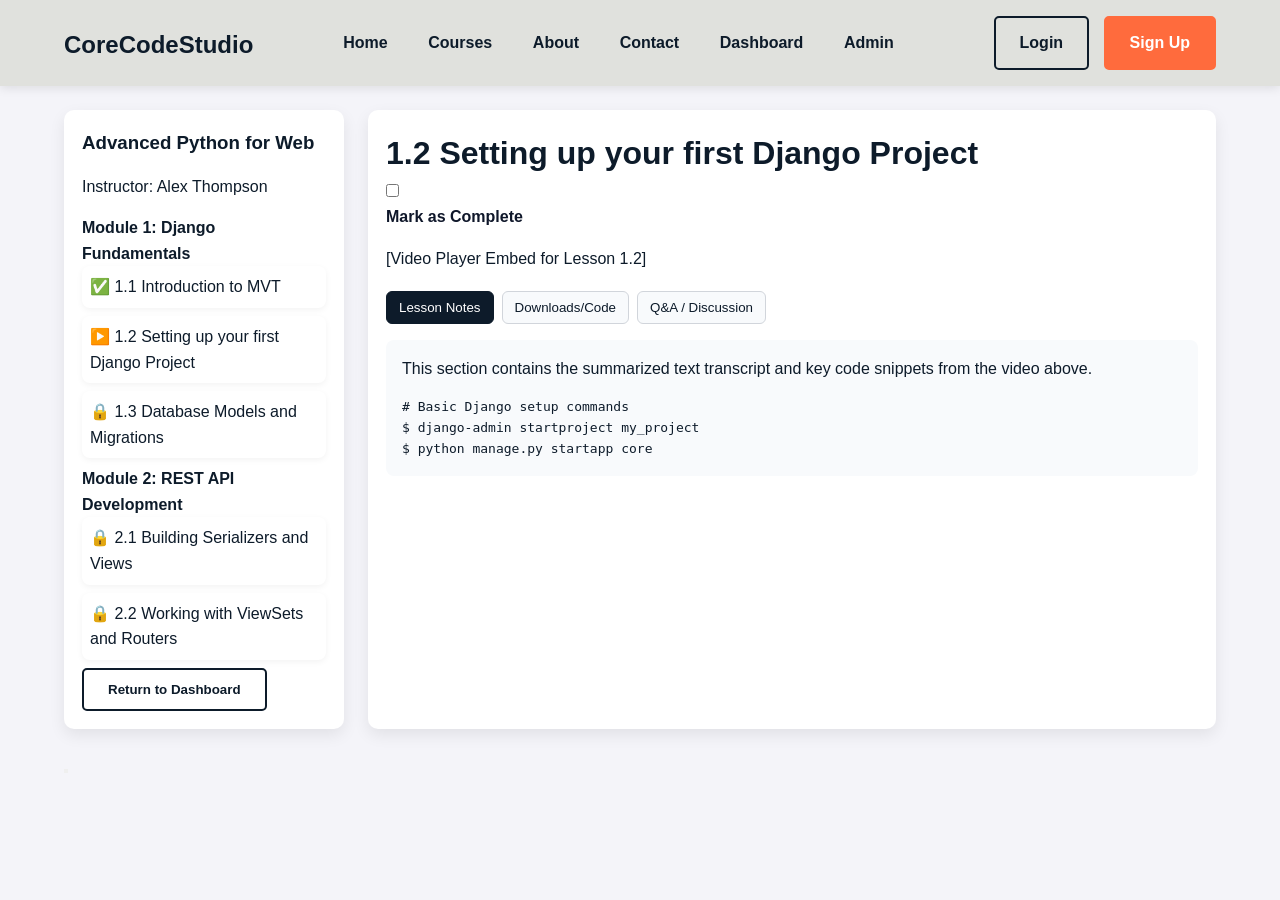
<file: lesson.html>
<!DOCTYPE html>
<html lang="en">
<head>
    <meta charset="UTF-8">
    <meta name="viewport" content="width=device-width, initial-scale=1.0">
    <title>Lesson 1.1: Setting up Django - Advanced Python for Web</title>
    <link rel="stylesheet" href="style.css">
</head>
<body>

    <header class="main-header">
        <div class="container nav-content">
            <h1 class="logo"><a href="index.html">CoreCodeStudio</a></h1>
            <nav class="main-nav">
            <ul>
                    <li><a href="index.html" class="active">Home</a></li>
                    <li><a href="course.html">Courses</a></li>
                    <li><a href="about.html">About</a></li>
                    <li><a href="contact.html">Contact</a></li>
                    <li><a href="dashboard.html">Dashboard</a></li>
                    <li><a href="admin.html">Admin</a></li>
            </ul>
            </nav>
            <div class="auth-buttons">
                <a href="login.html" class="btn btn-secondary">Login</a>
                <a href="signup.html" class="btn btn-primary">Sign Up</a>
            </div>
        </div>
    </header>

    <div class="lesson-view-container">
        
        <aside class="lesson-sidebar">
            <header class="course-header">
                <h3><a href="dashboard.html">Advanced Python for Web</a></h3>
                <p>Instructor: Alex Thompson</p>
            </header>
            
            <nav class="curriculum-nav">
                <h4>Module 1: Django Fundamentals</h4>
                <ul>
                    <li class="lesson-item completed">
                        <span class="lesson-status">✅</span>
                        <a href="#">1.1 Introduction to MVT</a>
                    </li>
                    <li class="lesson-item active">
                        <span class="lesson-status">▶️</span>
                        <a href="#">1.2 Setting up your first Django Project</a>
                    </li>
                    <li class="lesson-item">
                        <span class="lesson-status">🔒</span>
                        <a href="#">1.3 Database Models and Migrations</a>
                    </li>
                </ul>

                <h4>Module 2: REST API Development</h4>
                <ul>
                    <li class="lesson-item">
                        <span class="lesson-status">🔒</span>
                        <a href="#">2.1 Building Serializers and Views</a>
                    </li>
                    <li class="lesson-item">
                        <span class="lesson-status">🔒</span>
                        <a href="#">2.2 Working with ViewSets and Routers</a>
                    </li>
                </ul>
            </nav>

            <footer class="sidebar-footer">
                <button class="btn btn-secondary btn-full-width">Return to Dashboard</button>
            </footer>
        </aside>

        <main class="lesson-content">
            
            <div class="lesson-header">
                <h1>1.2 Setting up your first Django Project</h1>
                <div class="completion-toggle">
                    <input type="checkbox" id="mark-complete">
                    <label for="mark-complete">Mark as Complete</label>
                </div>
            </div>

            <div class="video-player-wrapper">
                <div class="video-placeholder">
                    [Video Player Embed for Lesson 1.2]
                </div>
            </div>
            
            <div class="lesson-tabs">
                <div class="tab-header">
                    <button class="tab-button active" data-tab="notes">Lesson Notes</button>
                    <button class="tab-button" data-tab="resources">Downloads/Code</button>
                    <button class="tab-button" data-tab="qanda">Q&A / Discussion</button>
                </div>

                <div class="tab-content active" id="notes">
                    <p>This section contains the summarized text transcript and key code snippets from the video above.</p>
                    <pre><code># Basic Django setup commands
$ django-admin startproject my_project
$ python manage.py startapp core</code></pre>
                </div>

                <div class="tab-content" id="resources">
                    <ul>
                        <li><a href="#">Project Starter Code (ZIP)</a></li>
                        <li><a href="#">Lecture Slides (PDF)</a></li>
                        <li><a href="#">External Reading: Django Official Docs</a></li>
                    </ul>
                </div>

                <div class="tab-content" id="qanda">
                    <p>Use this space to ask the instructor questions or discuss the content with peers.</p>
                    <div class="discussion-placeholder">
                        [Comments/Discussion Feed Placeholder]
                    </div>
                </div>

            </div>

        </main>
    </div>
      <div class="container nav-content">
            <div class="auth-buttons">
                <button class="menu-toggle" aria-label="Toggle navigation menu">
    <span class="bar"></span>
    <span class="bar"></span>
    <span class="bar"></span>
</button>
            </div>
        </div>

    
    
    <script src="javascript.js" defer></script>
</body>
</html>
</file>
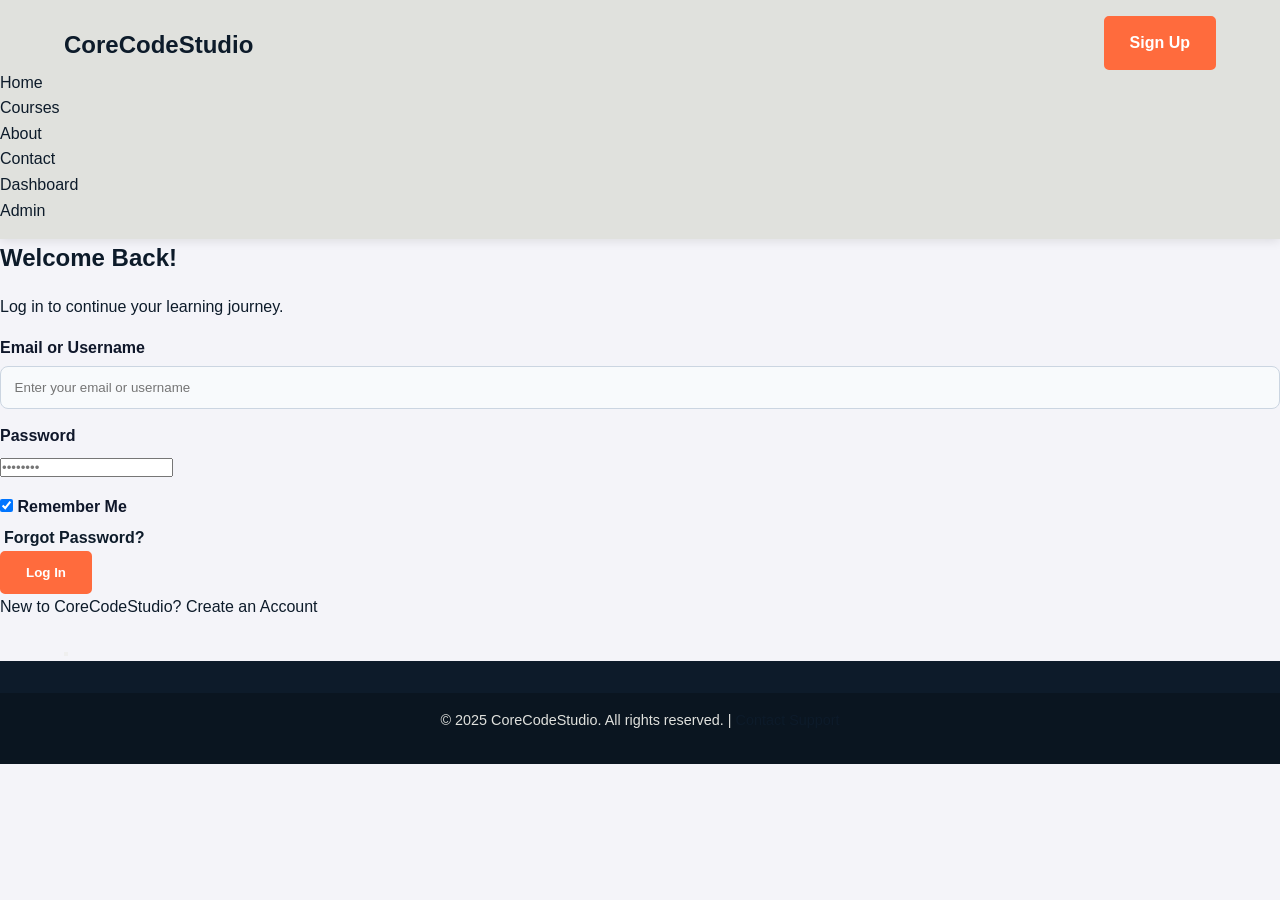
<file: login.html>
<!DOCTYPE html>
<html lang="en">
<head>
    <meta charset="UTF-8">
    <meta name="viewport" content="width=device-width, initial-scale=1.0">
    <title>Login - CoreCodeStudio</title>
    <link rel="stylesheet" href="style.css">
</head>
<body>

    <header class="main-header">
        <div class="container nav-content">
            <h1 class="logo"><a href="index.html">CoreCodeStudio</a></h1>
            <div class="auth-buttons">
                <a href="signup.html" class="btn btn-primary">Sign Up</a>
            </div>
        </div>
            <ul>
                    <li><a href="index.html" class="active">Home</a></li>
                    <li><a href="course.html">Courses</a></li>
                    <li><a href="about.html">About</a></li>
                    <li><a href="contact.html">Contact</a></li>
                    <li><a href="dashboard.html">Dashboard</a></li>
                    <li><a href="admin.html">Admin</a></li>
                </ul>   
    </header>

    <main class="auth-main">
        <div class="login-container">
            <h2 class="auth-title">Welcome Back!</h2>
            <p class="auth-subtitle">Log in to continue your learning journey.</p>
            
            <form action="#" method="POST" class="auth-form">
                
                <div class="form-group">
                    <label for="email">Email or Username</label>
                    <input type="text" id="email" name="email" required placeholder="Enter your email or username">
                </div>
                
                <div class="form-group">
                    <label for="password">Password</label>
                    <input type="password" id="password" name="password" required placeholder="••••••••">
                </div>
                
                <div class="form-options">
                    <label class="checkbox-container">
                        <input type="checkbox" checked="checked" name="remember"> Remember Me
                        <span class="checkmark"></span>
                    </label>
                    <a href="#" class="forgot-link">Forgot Password?</a>
                </div>
                
                <button type="submit" class="btn btn-primary btn-submit">Log In</button>
            </form>

            <div class="switch-auth">
                <p>New to CoreCodeStudio? <a href="signup.html">Create an Account</a></p>
            </div>
        </div>
          <div class="container nav-content">
            <div class="auth-buttons">
                <button class="menu-toggle" aria-label="Toggle navigation menu">
    <span class="bar"></span>
    <span class="bar"></span>
    <span class="bar"></span>
</button>
            </div>
        </div>
    </main>

    <footer class="main-footer">
        <div class="footer-bottom">
            <p>&copy; 2025 CoreCodeStudio. All rights reserved. | <a href="contact.html">Contact Support</a></p>
        </div>
    </footer>
 
    
    <script src="javascript.js" defer></script>
</body>
</html>
</file>
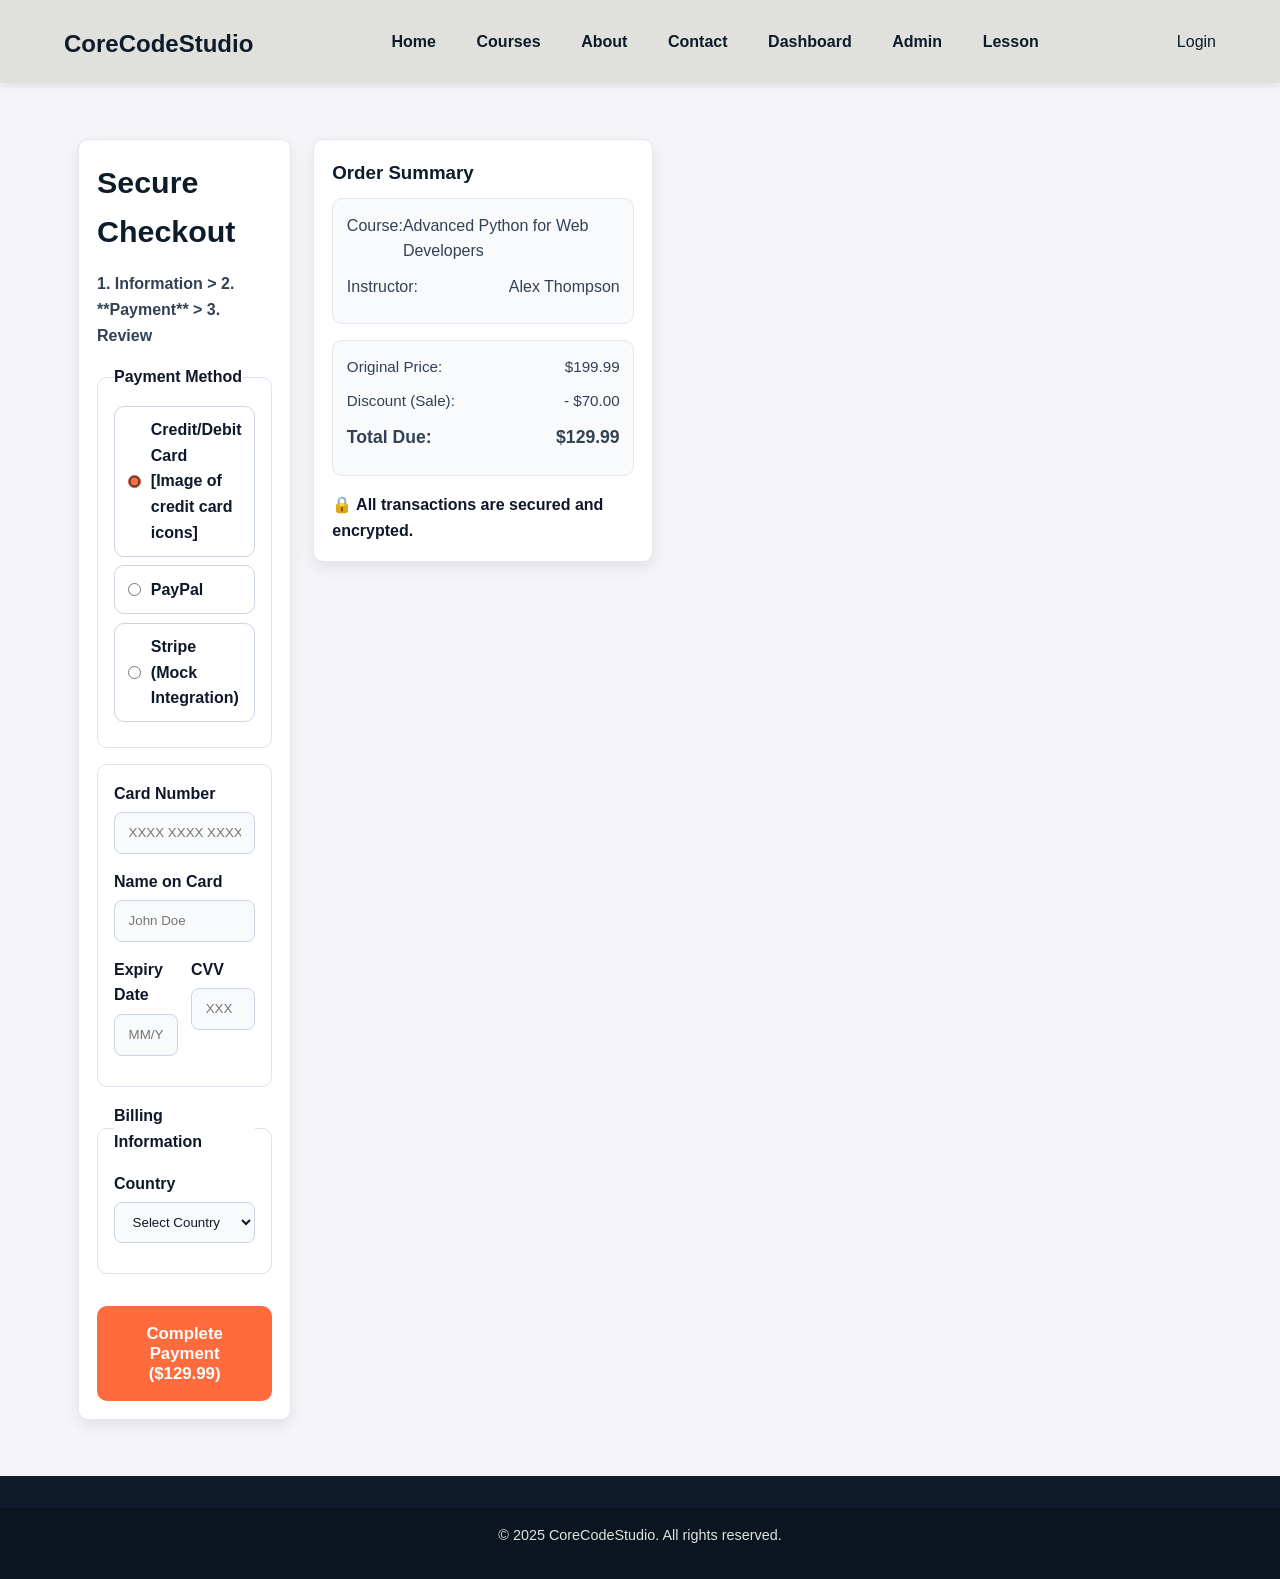
<file: payement.html>
<!DOCTYPE html>
<html lang="en">
<head>
    <meta charset="UTF-8">
    <meta name="viewport" content="width=device-width, initial-scale=1.0">
    <title>Checkout - CoreCodeStudio</title>
    <link rel="stylesheet" href="style.css">
</head>
<body>

    <header class="main-header">
        <div class="container nav-content">
            <h1 class="logo"><a href="index.html">CoreCodeStudio</a></h1>
            <nav class="main-nav">
                <ul>
                    <li><a href="index.html" class="active">Home</a></li>
                    <li><a href="course.html">Courses</a></li>
                    <li><a href="about.html">About</a></li>
                    <li><a href="contact.html">Contact</a></li>
                    <li><a href="dashboard.html">Dashboard</a></li>
                    <li><a href="admin.html">Admin</a></li>
                    <li><a href="lesson.html">Lesson</a></li>
                </ul>
            </nav>
            <div class="auth-buttons"
                <a href="login.html" class="btn btn-secondary">Login</a>
            </div>
        </div>
    </header>

    <main class="payment-main">
        <div class="container payment-grid">

            <section class="payment-form-area">
                <h2>Secure Checkout</h2>
                <div class="checkout-steps">
                    <span>1. Information</span> &gt; <span>2. **Payment**</span> &gt; <span>3. Review</span>
                </div>
                
                <form action="dashboard.html" method="GET" class="payment-form">

                    <fieldset class="payment-method">
                        <legend>Payment Method</legend>
                        <label class="radio-card">
                            <input type="radio" name="payment_method" value="credit_card" checked>
                            Credit/Debit Card 

[Image of credit card icons]

                        </label>
                        <label class="radio-card">
                            <input type="radio" name="payment_method" value="paypal">
                            PayPal
                        </label>
                        <label class="radio-card">
                            <input type="radio" name="payment_method" value="stripe">
                            Stripe (Mock Integration)
                        </label>
                    </fieldset>

                    <fieldset class="card-details">
                        <div class="form-group">
                            <label for="card-number">Card Number</label>
                            <input type="text" id="card-number" required placeholder="XXXX XXXX XXXX XXXX" maxlength="16">
                        </div>
                        
                        <div class="form-group">
                            <label for="card-name">Name on Card</label>
                            <input type="text" id="card-name" required placeholder="John Doe">
                        </div>
                        
                        <div class="form-row">
                            <div class="form-group half-width">
                                <label for="expiry">Expiry Date</label>
                                <input type="text" id="expiry" required placeholder="MM/YY" maxlength="5">
                            </div>
                            <div class="form-group half-width">
                                <label for="cvv">CVV</label>
                                <input type="text" id="cvv" required placeholder="XXX" maxlength="4">
                            </div>
                        </div>
                    </fieldset>

                    <fieldset class="billing-address">
                        <legend>Billing Information</legend>
                        <div class="form-group">
                            <label for="country">Country</label>
                            <select id="country" required>
                                <option value="" disabled selected>Select Country</option>
                                <option value="us">United States</option>
                                <option value="ca">Canada</option>
                                <option value="pk">Pakistan</option>
                                </select>
                        </div>
                    </fieldset>

                    <button type="submit" class="btn btn-primary btn-submit-payment">
                        Complete Payment ($129.99)
                    </button>
                </form>

            </section>

            <aside class="order-summary">
                <h3>Order Summary</h3>
                <div class="summary-details">
                    <div class="summary-item">
                        <span>Course:</span>
                        <span class="item-name">Advanced Python for Web Developers</span>
                    </div>
                    <div class="summary-item">
                        <span>Instructor:</span>
                        <span>Alex Thompson</span>
                    </div>
                </div>

                <div class="price-breakdown">
                    <div class="price-item">
                        <span>Original Price:</span>
                        <span>$199.99</span>
                    </div>
                    <div class="price-item discount">
                        <span>Discount (Sale):</span>
                        <span>- $70.00</span>
                    </div>
                    <div class="price-item total">
                        <span>Total Due:</span>
                        <span class="final-price">$129.99</span>
                    </div>
                </div>

                <div class="security-note">
                    🔒 All transactions are secured and encrypted.
                </div>
            </aside>
        </div>
    </main>

    <footer class="main-footer">
        <div class="footer-bottom">
            <p>&copy; 2025 CoreCodeStudio. All rights reserved.</p>
        </div>
    </footer>

    
    
    <script src="javascript.js" defer></script>
</body>
</html>
</file>
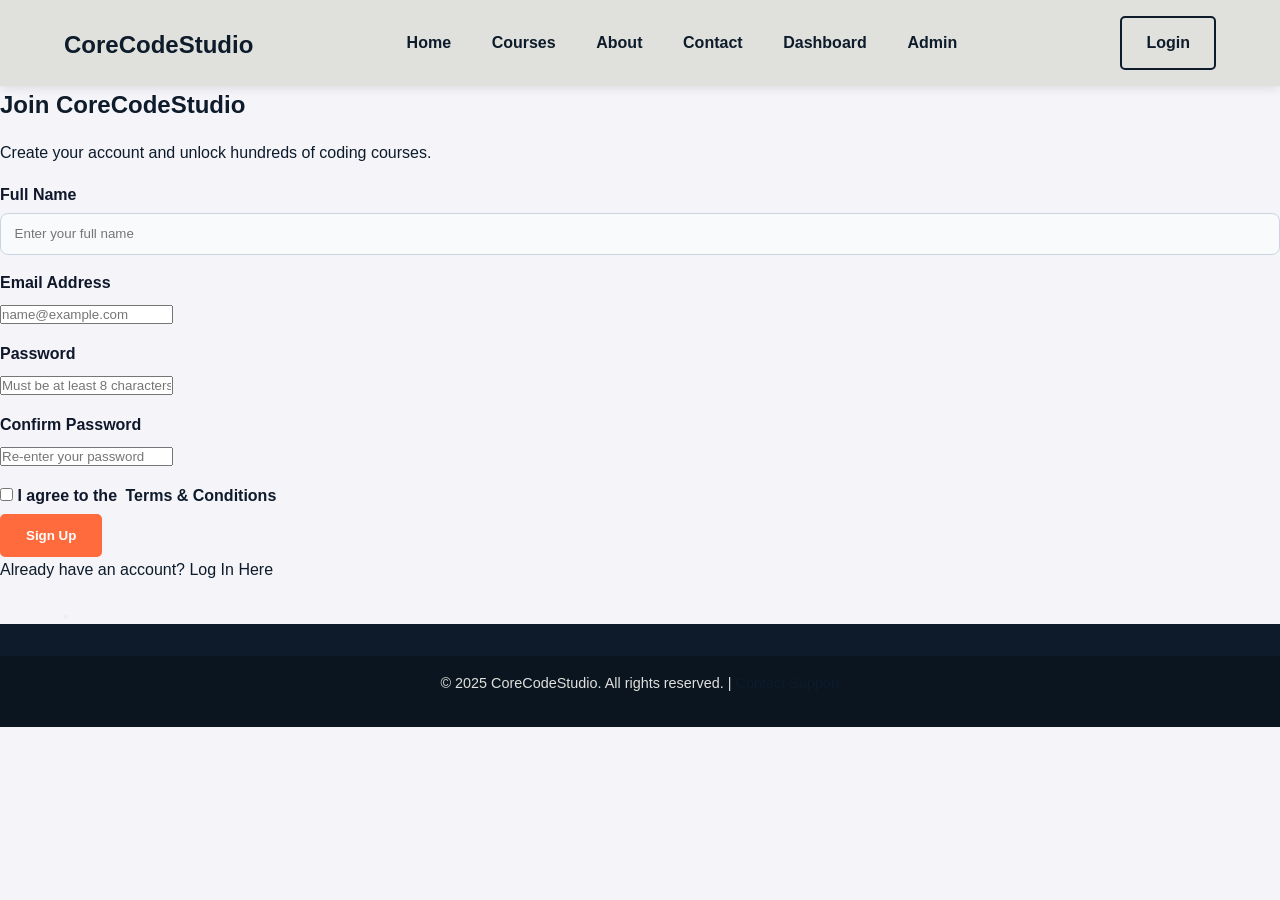
<file: signup.html>
<!DOCTYPE html>
<html lang="en">
<head>
    <meta charset="UTF-8">
    <meta name="viewport" content="width=device-width, initial-scale=1.0">
    <title>Sign Up - CoreCodeStudio</title>
    <link rel="stylesheet" href="style.css">
</head>
<body>

    <header class="main-header">
        <div class="container nav-content">
            <h1 class="logo"><a href="index.html">CoreCodeStudio</a></h1>
            <nav class="main-nav">
                <ul>
                    <li><a href="index.html" class="active">Home</a></li>
                    <li><a href="course.html">Courses</a></li>
                    <li><a href="about.html">About</a></li>
                    <li><a href="contact.html">Contact</a></li>
                    <li><a href="dashboard.html">Dashboard</a></li>
                    <li><a href="admin.html">Admin</a></li>
                </ul>
            </nav>
            <div class="auth-buttons">
                <a href="login.html" class="btn btn-secondary">Login</a>
            </div>
        </div>
    </header>

    <main class="auth-main">
        <div class="login-container">
            <h2 class="auth-title">Join CoreCodeStudio</h2>
            <p class="auth-subtitle">Create your account and unlock hundreds of coding courses.</p>
            
            <form action="#" method="POST" class="auth-form">

                <div class="form-group">
                    <label for="name">Full Name</label>
                    <input type="text" id="name" name="name" required placeholder="Enter your full name">
                </div>
                
                <div class="form-group">
                    <label for="email">Email Address</label>
                    <input type="email" id="email" name="email" required placeholder="name@example.com">
                </div>
                
                <div class="form-group">
                    <label for="password">Password</label>
                    <input type="password" id="password" name="password" required placeholder="Must be at least 8 characters">
                </div>
                
                <div class="form-group">
                    <label for="confirm-password">Confirm Password</label>
                    <input type="password" id="confirm-password" name="confirm-password" required placeholder="Re-enter your password">
                </div>

                <div class="form-options terms-checkbox-group">
                    <label class="checkbox-container">
                        <input type="checkbox" required name="terms"> I agree to the <a href="#" class="forgot-link">Terms & Conditions</a>
                        <span class="checkmark"></span>
                    </label>
                </div>
                
                <button type="submit" class="btn btn-primary btn-submit">Sign Up</button>
            </form>

            <div class="switch-auth">
                <p>Already have an account? <a href="login.html">Log In Here</a></p>
            </div>
        </div>
        <div class="container nav-content">
            <div class="auth-buttons">
                <button class="menu-toggle" aria-label="Toggle navigation menu">
    <span class="bar"></span>
    <span class="bar"></span>
    <span class="bar"></span>
</button>
            </div>
        </div>
    </main>

    <footer class="main-footer">
        <div class="footer-bottom">
            <p>&copy; 2025 CoreCodeStudio. All rights reserved. | <a href="contact.html">Contact Support</a></p>
        </div>
    </footer>
    <script src="javascript.js" defer></script>
</body>
</html>
</file>
<file: style.css>
/*
 * CoreCodeStudio Global Stylesheet (style.css)
 * Colors:
 * - Dark Blue: #0D1B2A (Primary Background/Header)
 * - Light Blue/Gray: #E0E1DD (Light Backgrounds)
 * - White: #FFFFFF (Text/Card Background)
 * - Orange/Accent: #FF6B3D (Primary CTA)
 */

/* --- 0. BASE STYLES --- */
* {
    box-sizing: border-box;
    margin: 0;
    padding: 0;
}

body {
    font-family: 'Poppins', sans-serif;
    line-height: 1.6;
    color: #0D1B2A; /* Dark text on light backgrounds */
    background-color: #f4f4f9;
}

.container {
    width: 90%;
    max-width: 1200px;
    margin: 0 auto;
}

a {
    text-decoration: none;
    color: #0D1B2A;
    transition: color 0.3s;
}

ul {
    list-style: none;
}

h2, h3 {
    margin-bottom: 1rem;
    font-weight: 700;
}

p {
    margin-bottom: 1rem;
}

.section-padding {
    padding: 4rem 0;
}

.section-title {
    text-align: center;
    font-size: 2.2rem;
    margin-bottom: 3rem;
    color: #0D1B2A;
}

.bg-light {
    background-color: #E0E1DD;
}

/* --- 1. BUTTONS (CTAs) --- */
.btn {
    display: inline-block;
    padding: 0.75rem 1.5rem;
    border-radius: 5px;
    font-weight: 600;
    cursor: pointer;
    transition: background-color 0.3s, color 0.3s, transform 0.2s;
    text-align: center;
}

.btn-primary {
    background-color: #FF6B3D; /* Orange CTA */
    color: white;
    border: 2px solid #FF6B3D;
}

.btn-primary:hover {
    background-color: #e65f36;
    transform: translateY(-2px);
}

.btn-secondary {
    background-color: transparent;
    color: #0D1B2A;
    border: 2px solid #0D1B2A;
}

.btn-secondary:hover {
    background-color: #0D1B2A;
    color: white;
}

.btn-large {
    padding: 1rem 2rem;
    font-size: 1.1rem;
}

/* Button used on course cards */
.btn-card {
    padding: 0.5rem 1rem;
    border-radius: 3px;
    font-size: 0.9rem;
}

/* --- Payment + Checkout styles --- */
.payment-main {
    padding: 2rem 0;
}

.payment-grid {
    display: grid;
    grid-template-columns: 1fr 340px;
    gap: 22px;
    align-items: start;
}

.payment-form-area,
.order-summary {
    background: #ffffff;
    border-radius: 14px;
    border: 1px solid #e5e7eb;
    padding: 1.4rem;
    box-shadow: 0 8px 20px rgba(15, 23, 42, 0.05);
}

.payment-form-area h2 {
    margin-bottom: 1rem;
    font-size: 1.9rem;
}

.checkout-steps {
    color: #334155;
    margin-bottom: 1rem;
    font-weight: 600;
}

fieldset {
    border: 1px solid #dbe2ee;
    border-radius: 10px;
    padding: 1rem;
    margin-bottom: 1rem;
}

legend {
    font-weight: 700;
    color: #0f172a;
}

.radio-card {
    display: flex;
    align-items: center;
    gap: 10px;
    padding: 0.65rem 0.8rem;
    border: 1px solid #cbd5e1;
    border-radius: 10px;
    margin-bottom: 0.55rem;
    cursor: pointer;
    transition: border-color 0.2s, background-color 0.2s;
}

.radio-card input[type="radio"] {
    accent-color: #FF6B3D;
}

.radio-card:hover,
.radio-card input[type="radio"]:checked + * {
    background-color: #fff9f3;
    border-color: #ffb095;
}

.form-group {
    margin-bottom: 0.9rem;
}

label {
    display: block;
    margin-bottom: 0.35rem;
    font-weight: 600;
    color: #0f172a;
}

input[type="text"],
select {
    width: 100%;
    padding: 0.7rem 0.85rem;
    border: 1px solid #cbd5e1;
    border-radius: 8px;
    background: #f8fafc;
    color: #0f172a;
    line-height: 1.35;
}

input[type="text"]:focus,
select:focus {
    outline: none;
    border-color: #FF6B3D;
    box-shadow: 0 0 0 3px rgba(255, 107, 61, 0.18);
}

.form-row {
    display: grid;
    grid-template-columns: 1fr 1fr;
    gap: 0.8rem;
}

.half-width {
    width: 100%;
}

.btn-submit-payment {
    width: 100%;
    margin-top: 0.8rem;
    font-size: 1.05rem;
    padding: 0.95rem;
    border-radius: 10px;
}

.forgot-link {
    margin-left: 0.25rem;
    color: #0D1B2A;
    font-weight: 700;
}

.forgot-link:hover {
    color: #FF6B3D;
}

.order-summary h3 {
    margin-bottom: 1rem;
}

.summary-details,
.price-breakdown {
    background-color: #f8fafc;
    border: 1px solid #e2e8f0;
    border-radius: 10px;
    padding: 0.85rem;
    margin-bottom: 1rem;
}

.summary-item,
.price-item {
    display: flex;
    justify-content: space-between;
    margin-bottom: 0.5rem;
    color: #334155;
}

.price-item.total {
    font-weight: 700;
    font-size: 1.05rem;
}

.security-note {
    margin-top: 1rem;
    font-weight: 600;
    color: #0f172a;
}

@media (max-width: 1060px) {
    .payment-grid {
        grid-template-columns: 1fr;
    }
}

/* --- 2. HEADER/NAVBAR --- */
.main-header {
    background-color: #E0E1DD; /* Light header background */
    color: #0D1B2A;
    padding: 1rem 0;
    position: sticky;
    top: 0;
    z-index: 1000;
    box-shadow: 0 2px 10px rgba(0, 0, 0, 0.1);
}

.dark-mode .main-header {
    background-color: #0D1B2A;
    color: #0D1B2A;
}

.nav-content {
    display: flex;
    justify-content: space-between;
    align-items: center;
}

.logo a {
    color: #0D1B2A;
    font-size: 1.5rem;
    font-weight: 700;
}

.dark-mode .logo a {
    color: #0D1B2A;
}

.main-nav ul {
    display: flex;
    flex-wrap: wrap;
    gap: 15px;
}

.main-nav a {
    color: #0D1B2A;
    padding: 0.5rem 0.8rem;
    font-weight: 600;
    border-bottom: 2px solid transparent;
}

.dark-mode .main-nav a {
    color: #0D1B2A;
}

.main-nav a:hover,
.main-nav a.active {
    color: #0D1B2A;
    border-bottom: 2px solid #FF6B3D;
}

.auth-buttons a {
    margin-left: 10px;
}


/* --- 3. HERO BANNER --- */
.hero-banner {
    background: url('../images/hero-bg-mock.jpg') no-repeat center center/cover; /* Placeholder for a future image */
    background-color: #0D1B2A; /* Fallback color */
    color: white;
    padding: 8rem 0;
    text-align: center;
}

.hero-content h2 {
    font-size: 3.5rem;
    margin-bottom: 1rem;
    font-weight: 700;
}

.hero-content p {
    font-size: 1.5rem;
    max-width: 700px;
    margin: 0 auto 2rem auto;
    font-weight: 300;
}

.cta-group a {
    margin: 0 10px;
}

/* Style secondary button for better contrast on dark hero */
.hero-banner .btn-secondary {
    background-color: rgba(255, 255, 255, 0.1);
    color: white;
    border-color: white;
}
.hero-banner .btn-secondary:hover {
    background-color: white;
    color: #0D1B2A;
}


/* --- 4. FEATURED COURSES --- */
.course-grid {
    display: grid;
    grid-template-columns: repeat(auto-fit, minmax(300px, 1fr));
    gap: 30px;
}

.course-card {
    background-color: white;
    border-radius: 8px;
    padding: 20px;
    box-shadow: 0 4px 10px rgba(0, 0, 0, 0.05);
    transition: transform 0.3s, box-shadow 0.3s;
    text-align: center;
}

.course-card:hover {
    transform: translateY(-5px);
    box-shadow: 0 8px 20px rgba(0, 0, 0, 0.1);
}

.icon-placeholder {
    font-size: 2.5rem;
    font-weight: 700;
    color: #FF6B3D;
    margin-bottom: 15px;
}

.course-card h4 {
    color: #0D1B2A;
    margin-bottom: 0.5rem;
    font-size: 1.3rem;
}

.course-card p {
    font-size: 0.9rem;
    color: #555;
    min-height: 50px; /* Ensures card heights are similar */
}

/* Course page styles */
.course-card-lg {
    background-color: white;
    border-radius: 8px;
    overflow: hidden;
    box-shadow: 0 4px 10px rgba(0, 0, 0, 0.05);
    transition: transform 0.3s, box-shadow 0.3s;
    display: flex;
    margin-bottom: 20px;
}

.course-card-lg:hover {
    transform: translateY(-5px);
    box-shadow: 0 8px 20px rgba(0, 0, 0, 0.1);
}

.course-image {
    width: 200px;
    height: 150px;
    background-color: #ddd;
    flex-shrink: 0;
}

.course-image.python { background-color: #f0c330; }
.course-image.java { background-color: #3b5998; }
.course-image.javascript { background-color: #007acc; }
.course-image.cpp { background-color: #a80023; }

.course-info {
    padding: 20px;
    flex: 1;
}

.course-info h4 {
    color: #0D1B2A;
    margin-bottom: 10px;
    font-size: 1.4rem;
}

.course-desc {
    color: #666;
    margin-bottom: 15px;
    font-size: 0.95rem;
}

.course-meta {
    display: flex;
    justify-content: space-between;
    margin-bottom: 15px;
    font-size: 0.85rem;
    color: #888;
}

.course-actions {
    display: flex;
    justify-content: space-between;
    align-items: center;
}

.course-price {
    font-weight: bold;
    color: #FF6B3D;
    font-size: 1.2rem;
}

/* Blog styles */
.blog-post-card {
    background-color: white;
    border-radius: 8px;
    overflow: hidden;
    box-shadow: 0 4px 10px rgba(0, 0, 0, 0.05);
    transition: transform 0.3s, box-shadow 0.3s;
    margin-bottom: 20px;
}

.blog-post-card:hover {
    transform: translateY(-5px);
    box-shadow: 0 8px 20px rgba(0, 0, 0, 0.1);
}

.post-image {
    height: 200px;
    background-color: #ddd;
}

.post-image.featured { background-color: #f0c330; }
.post-image.webdev { background-color: #3b5998; }
.post-image.career { background-color: #007acc; }
.post-image.devops { background-color: #a80023; }

.post-content {
    padding: 20px;
}

.post-category {
    color: #FF6B3D;
    font-weight: bold;
    font-size: 0.8rem;
    text-transform: uppercase;
    margin-bottom: 10px;
    display: block;
}

.post-content h3, .post-content h4 {
    color: #0D1B2A;
    margin-bottom: 10px;
}

.post-summary {
    color: #666;
    margin-bottom: 15px;
}

.post-meta {
    display: flex;
    justify-content: space-between;
    align-items: center;
    font-size: 0.85rem;
    color: #888;
    margin-top: 15px;
}

.read-more {
    color: #FF6B3D;
    font-weight: bold;
}

/* Dashboard styles */
.course-progress-card {
    background-color: white;
    border-radius: 8px;
    padding: 20px;
    margin-bottom: 20px;
    box-shadow: 0 4px 10px rgba(0, 0, 0, 0.05);
}

.course-title-area {
    display: flex;
    justify-content: space-between;
    align-items: center;
    margin-bottom: 10px;
}

.status-badge {
    padding: 4px 8px;
    border-radius: 4px;
    font-size: 0.8rem;
    font-weight: bold;
}

.status-in-progress {
    background-color: #fff3cd;
    color: #856404;
}

.status-complete {
    background-color: #d4edda;
    color: #155724;
}

.course-progress-meta {
    color: #666;
    margin-bottom: 15px;
    font-size: 0.9rem;
}

.progress-bar-container {
    background-color: #e9ecef;
    border-radius: 10px;
    height: 10px;
    margin-bottom: 10px;
    overflow: hidden;
}

.progress-bar {
    height: 100%;
    background-color: #FF6B3D;
    border-radius: 10px;
    transition: width 0.3s;
}

.progress-bar.progress-35 { width: 35%; }
.progress-bar.progress-100 { width: 100%; }
.progress-bar.progress-5 { width: 5%; }

.progress-complete {
    background-color: #28a745;
}

.progress-footer {
    display: flex;
    justify-content: space-between;
    align-items: center;
}

.progress-percent {
    font-weight: bold;
    color: #FF6B3D;
}

.dashboard-stats-grid {
    display: grid;
    grid-template-columns: repeat(auto-fit, minmax(180px, 1fr));
    gap: 18px;
    margin: 1.4rem 0 2rem;
}

.stat-card {
    background-color: white;
    border-radius: 8px;
    padding: 16px;
    box-shadow: 0 4px 8px rgba(0,0,0,0.08);
}

.stat-card h3 {
    font-size: 0.95rem;
    color: #333;
    margin-bottom: 0.4rem;
}

.stat-value {
    font-size: 2rem;
    font-weight: 800;
    color: #0D1B2A;
    margin-bottom: 0.3rem;
}

.stat-card small {
    color: #666;
}

.activity-table-section {
    margin-top: 2rem;
}

.activity-table {
    width: 100%;
    border-collapse: collapse;
    background-color: white;
    border-radius: 8px;
    overflow: hidden;
    box-shadow: 0 4px 8px rgba(0,0,0,0.06);
}

.activity-table th,
.activity-table td {
    padding: 12px 14px;
    text-align: left;
    border-bottom: 1px solid #e5e7eb;
}

.activity-table th {
    background-color: #0D1B2A;
    color: #fff;
    font-weight: 700;
}

.activity-table tbody tr:nth-child(even) {
    background-color: #f8fafc;
}

/* --- 5. WHY CORECODESTUDIO --- */
.benefit-grid {
    display: grid;
    grid-template-columns: repeat(3, 1fr);
    gap: 30px;
    text-align: center;
}

.benefit-item {
    padding: 20px;
    background-color: white;
    border-radius: 8px;
    box-shadow: 0 2px 5px rgba(0, 0, 0, 0.05);
}

.benefit-icon {
    font-size: 2rem;
    display: block;
    margin-bottom: 10px;
}

.benefit-item h4 {
    color: #0D1B2A;
    font-size: 1.15rem;
}

/* --- 6. FOOTER --- */
.main-footer {
    background-color: #0D1B2A;
    color: #E0E1DD;
    padding: 2rem 0 0 0;
    font-size: 0.9rem;
}

.footer-content {
    display: flex;
    justify-content: space-between;
    gap: 30px;
    padding-bottom: 2rem;
    border-bottom: 1px solid rgba(255, 255, 255, 0.1);
}

.footer-section {
    flex: 1;
}

.footer-section h4 {
    color: white;
    margin-bottom: 1rem;
    font-size: 1.1rem;
}

.footer-section a {
    color: #E0E1DD;
    display: block;
    margin-bottom: 0.5rem;
}

.footer-section a:hover {
    color: #FF6B3D;
}

.footer-bottom {
    text-align: center;
    padding: 1rem 0;
    background-color: #0a1520; /* Slightly darker */
}


.faq-main .section-title {
    margin-bottom: 0.4rem;
}

.faq-main .section-subtitle {
    margin-bottom: 1rem;
    line-height: 1.6;
}

.faq-search-container {
    margin: 1.2rem 0 1.6rem;
    display: grid;
    grid-template-columns: 1fr auto;
    gap: 0.5rem;
}

.faq-search-container input {
    padding: 0.75rem 0.9rem;
    border: 1px solid #cbd5e1;
    border-radius: 8px;
    line-height: 1.5;
}

.faq-search-container button {
    border: none;
    background-color: #0D1B2A;
    color: #fff;
    border-radius: 8px;
    padding: 0.75rem 1rem;
    cursor: pointer;
}

.faq-category {
    margin-bottom: 1.5rem;
}

.faq-category h3 {
    margin-bottom: 0.7rem;
    font-size: 1.25rem;
    color: #0D1B2A;
}

.accordion-item {
    border: 1px solid #dbe2ee;
    border-radius: 8px;
    margin-bottom: 0.65rem;
    overflow: hidden;
}

.accordion-header {
    width: 100%;
    display: flex;
    justify-content: space-between;
    padding: 0.85rem 1rem;
    font-size: 1rem;
    font-weight: 600;
    background: #f8fafc;
    border: none;
    cursor: pointer;
}

.accordion-content {
    padding: 0.85rem 1rem 1rem;
    line-height: 1.75;
    color: #334155;
    background: #ffffff;
}

.accordion-content p {
    margin: 0;
}

.need-more-help {
    margin-top: 1.1rem;
    line-height: 1.6;
    font-weight: 600;
}

/* --- 7. MEDIA QUERIES (Responsiveness) --- */
@media (max-width: 992px) {
    .nav-content {
        flex-wrap: wrap;
        justify-content: center;
    }
    .main-nav {
        order: 2; /* Puts navigation below logo/auth buttons on wrap */
        width: 100%;
        margin-top: 15px;
    }
    .main-nav ul {
        justify-content: center;
    }
    .hero-content h2 {
        font-size: 2.8rem;
    }
    .benefit-grid {
        grid-template-columns: repeat(auto-fit, minmax(250px, 1fr));
    }
}
/* Styling for JavaScript Validation Errors */
/* --- SCROLL EFFECT FOR HEADER (Add to style.css) --- */
.main-header {
    /* Ensure transitions are smooth */
    transition: padding 0.3s ease, box-shadow 0.3s ease; 
}

.main-header.scrolled {
    padding: 10px 0; /* Shrink header slightly when scrolled */
    box-shadow: 0 2px 10px rgba(0, 0, 0, 0.1);
    background-color: white; /* Ensure solid background when sticky */
}

/* Ensure nav-content items remain centered */
.main-header.scrolled .nav-content {
    align-items: center; 
}

@media (max-width: 768px) {
    .hero-banner {
        padding: 6rem 0;
    }
    .hero-content h2 {
        font-size: 2rem;
    }
    .hero-content p {
        font-size: 1.1rem;
    }
    .footer-content {
        flex-direction: column;
        text-align: center;
    }
    .cta-group {
        display: flex;
        flex-direction: column;
        gap: 10px;
    }
    .cta-group a {
        margin: 0;
    }
}

/* --- Admin + Dashboard + Lesson + Payment improvements --- */
.admin-wrapper,
.dashboard-layout,
.lesson-view-container,
.payment-main {
    display: grid;
    grid-template-columns: 280px 1fr;
    gap: 24px;
    margin: 1.5rem auto;
    width: 90%;
    max-width: 1200px;
}

.admin-sidebar,
.dashboard-sidebar,
.lesson-sidebar {
    background-color: white;
    border-radius: 10px;
    padding: 18px;
    box-shadow: 0 6px 16px rgba(0,0,0,0.08);
    min-height: min-content;
}

.admin-content-area,
.dashboard-content,
.lesson-content,
.payment-form-area,
.order-summary {
    background-color: white;
    border-radius: 10px;
    padding: 18px;
    box-shadow: 0 6px 16px rgba(0,0,0,0.08);
}

.admin-header,
.welcome-section,
.lesson-header,
.payment-form-area h2 {
    margin-bottom: 1rem;
}

.stats-grid,
.data-panels-grid {
    display: grid;
    gap: 16px;
    grid-template-columns: repeat(auto-fit, minmax(210px, 1fr));
    margin-bottom: 1.5rem;
}

.stat-card {
    display: flex;
    flex-direction: column;
    gap: 0.5rem;
    padding: 16px;
}

.stat-icon {
    font-size: 1.5rem;
}

.stat-label {
    color: #667085;
    font-weight: 600;
    font-size: 0.88rem;
    text-transform: uppercase;
}

.stat-value {
    font-size: 2rem;
    letter-spacing: 0.03em;
}

.stat-trend {
    font-size: 0.85rem;
}

.trend-up {color: #16a34a;}
.trend-down {color: #ef4444;}
.trend-neutral {color: #444;}

.activity-table,
.order-summary table {
    width: 100%;
    border-collapse: collapse;
    margin-top: 1rem;
}

.activity-table th,
.activity-table td,
.order-summary td,
.order-summary th {
    padding: 10px 12px;
    border-bottom: 1px solid #e5e7eb;
    text-align: left;
}

.activity-table th,
.order-summary th {
    background-color: #0D1B2A;
    color: #fff;
    font-weight: 600;
}

.activity-table tbody tr:nth-child(even),
.order-summary tr:nth-child(even) {
    background-color: #f8fafc;
}

.order-summary {
    width: 100%;
}

.order-summary h3,
.order-summary .summary-item,
.order-summary .price-item {
    margin-bottom: 10px;
}

.price-breakdown .price-item {
    display: flex;
    justify-content: space-between;
    font-size: 0.95rem;
}

.price-breakdown .price-item.total {
    font-weight: 700;
    font-size: 1.1rem;
}

.btn-submit-payment {
    width: 100%;
    margin-top: 1rem;
}

.lesson-sidebar .lesson-item {
    box-shadow: 0 2px 6px rgba(0,0,0,0.05);
    border-radius: 8px;
    margin-bottom: 8px;
    padding: 8px;
}

.lesson-tabs {
    margin-top: 1.2rem;
}

.tab-header {
    display: flex;
    gap: 8px;
    flex-wrap: wrap;
    margin-bottom: 1rem;
}

.tab-button {
    background-color: #f8fafc;
    border: 1px solid #d1d5db;
    color: #0D1B2A;
    padding: 8px 12px;
    border-radius: 6px;
    cursor: pointer;
}

.tab-button.active {
    background-color: #0D1B2A;
    color: #fff;
    border-color: #0D1B2A;
}

.tab-content {
    display: none;
    padding: 1rem;
    background: #f8fafc;
    border-radius: 8px;
}

.tab-content.active {
    display: block;
}

@media (max-width: 1200px) {
    .admin-wrapper,
    .dashboard-layout,
    .lesson-view-container,
    .payment-main {
        grid-template-columns: 1fr;
    }

    .top-courses,
    .recent-activity,
    .order-summary,
    .payment-form-area,
    .lesson-sidebar,
    .admin-sidebar {
        width: 100%;
    }
}
</file>
